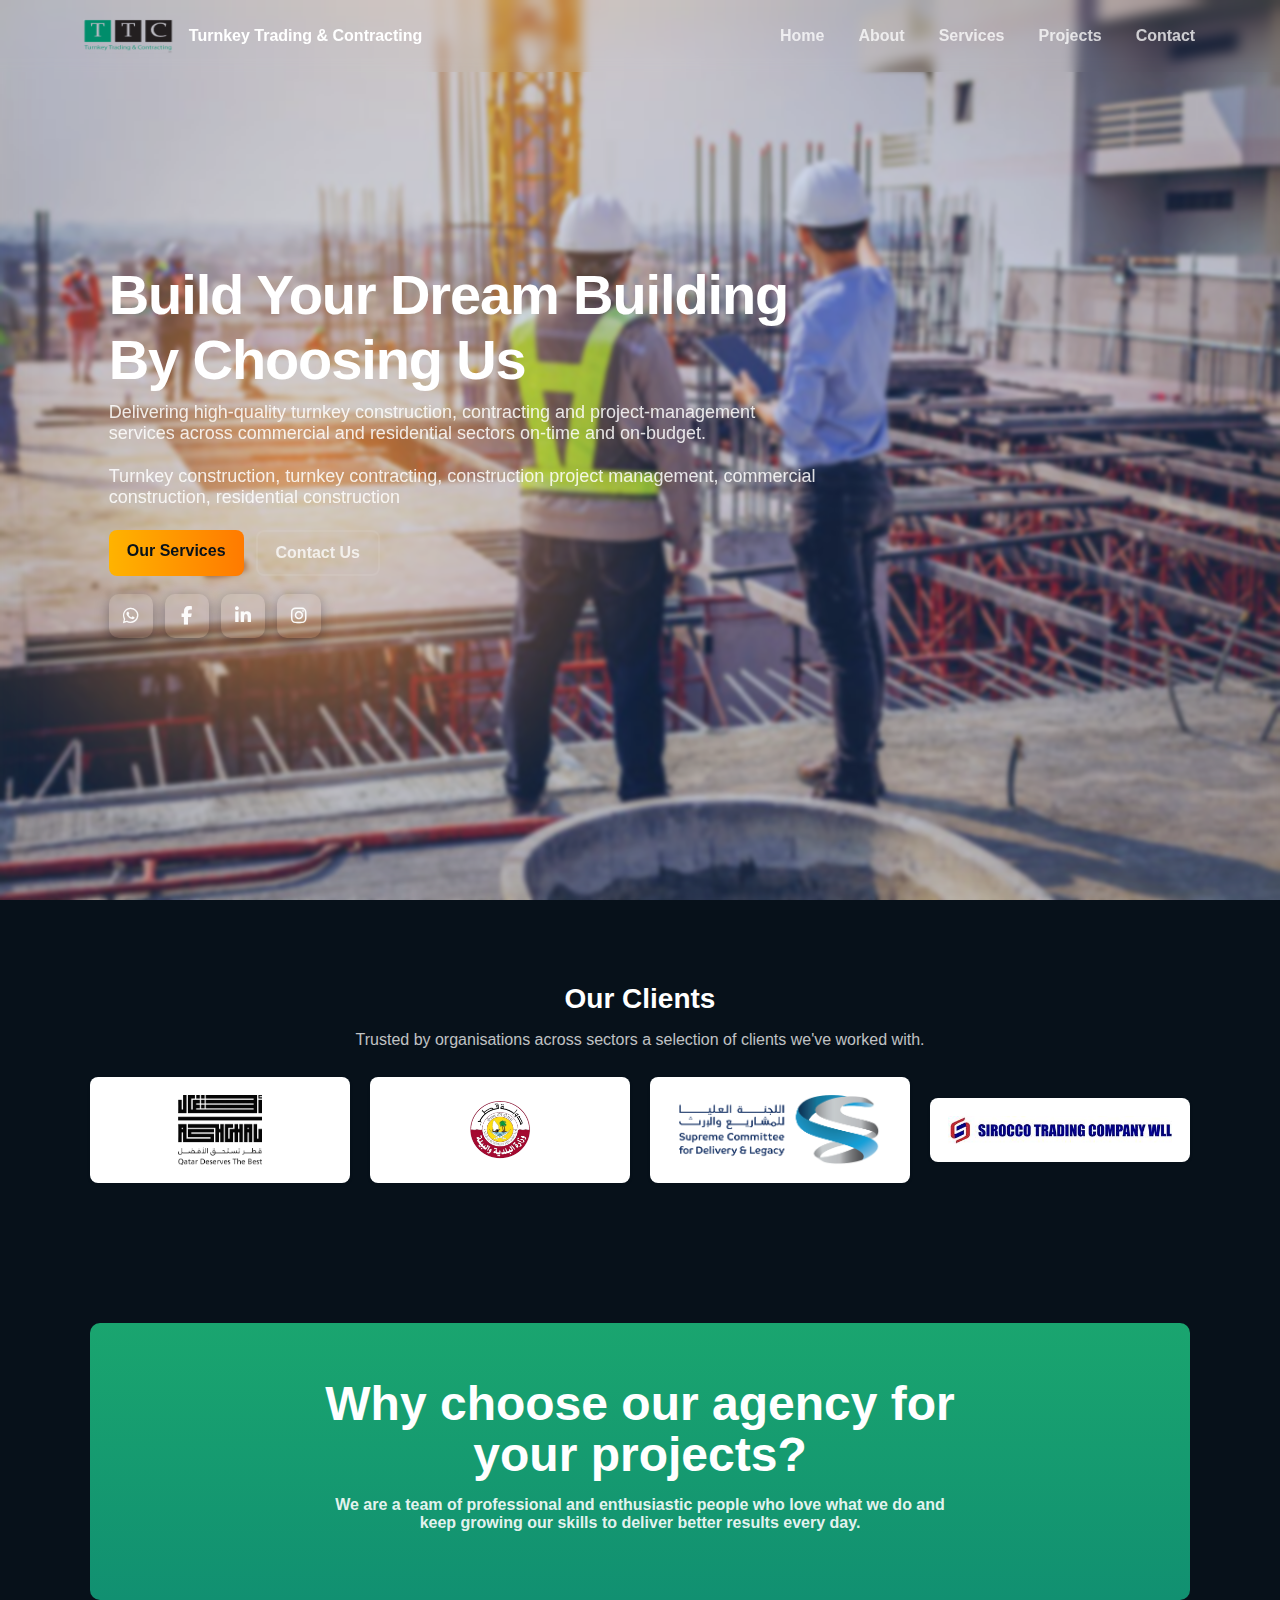
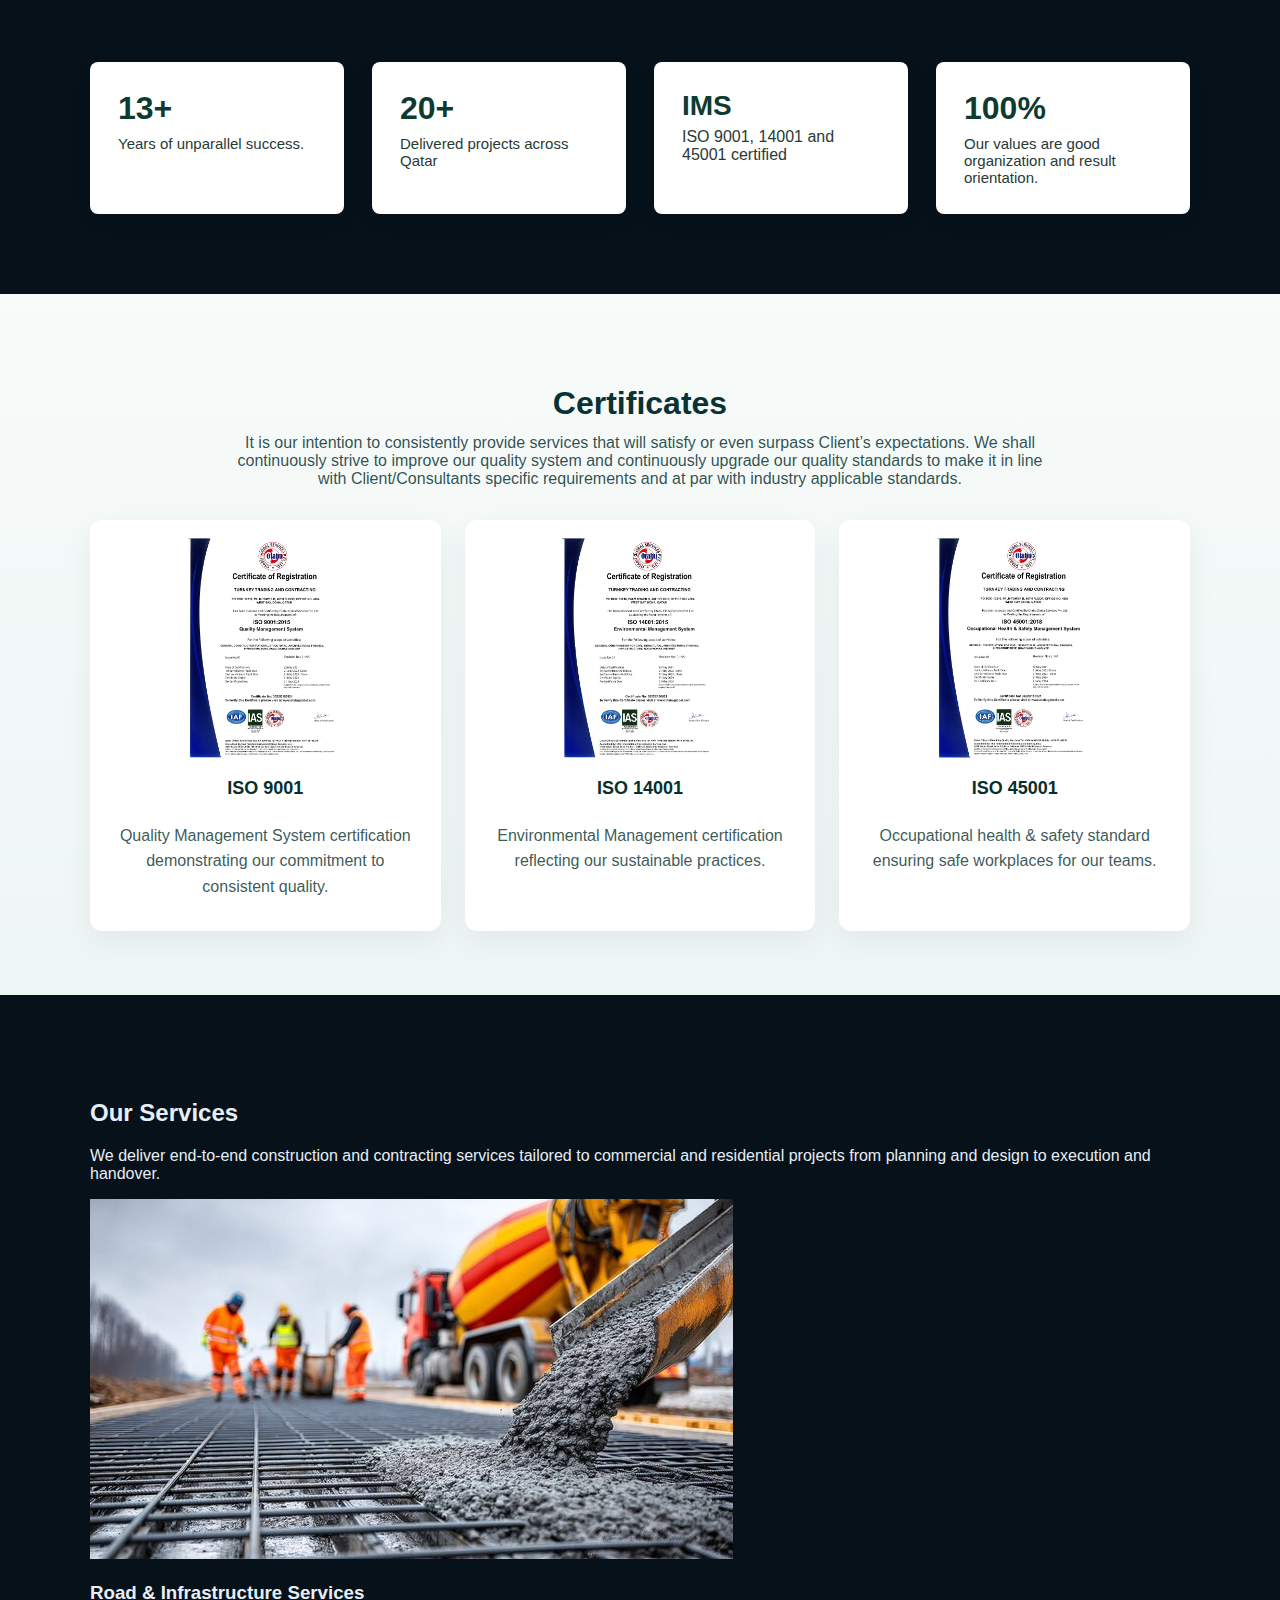
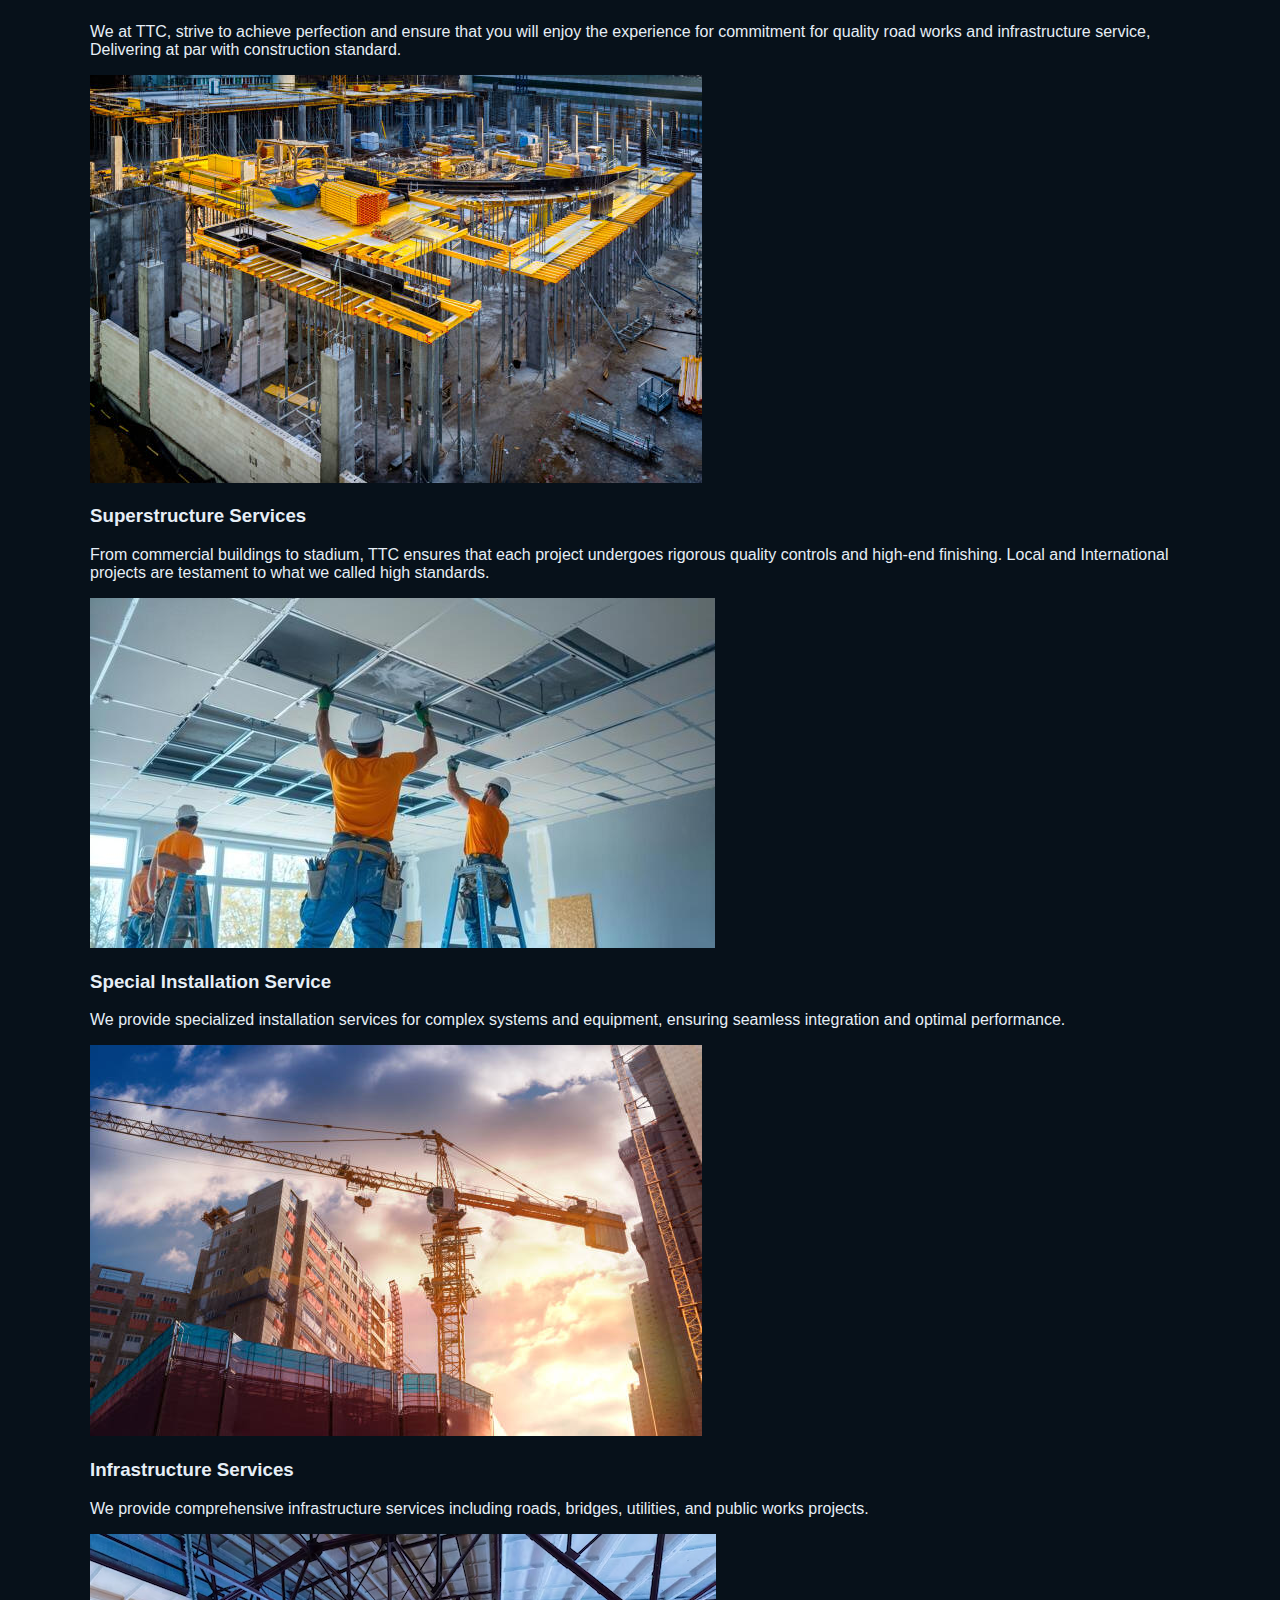
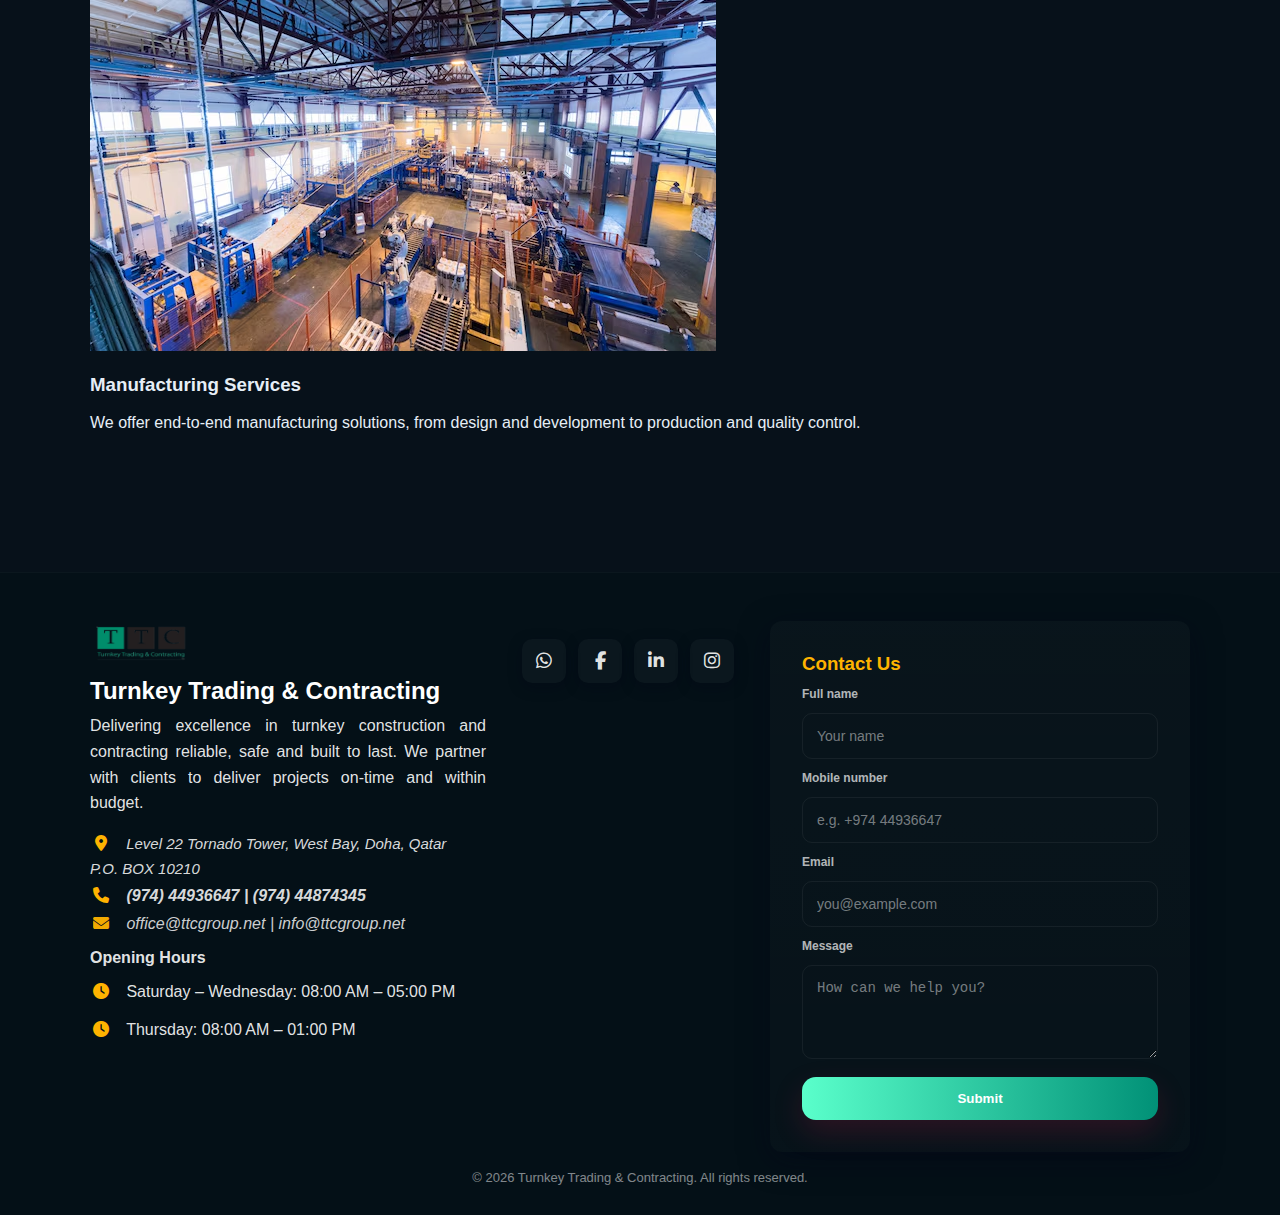
<file: index.html>
<!doctype html>
<html lang="en">
<head>
	<meta charset="utf-8" />
    <meta name="viewport" content="width=device-width, initial-scale=1, maximum-scale=1, user-scalable=no">
	<title>Turnkey Trading & Contracting — Turnkey Construction & Contracting Solutions</title>
	<link rel="icon" type="image/png" href="images/TTClogo.png">
	<meta name="description" content="Turnkey Trading & Contracting delivers turnkey construction, contracting and project management solutions. High-quality, on-time, on-budget services for commercial and residential projects.">
	<meta name="keywords" content="turnkey construction, contracting services, project management, construction contractor, on-time, on-budget">
	<link rel="canonical" href="/">
	<link rel="stylesheet" href="styles.css">
	<!-- Font Awesome for social icons -->
	<link rel="stylesheet" href="https://cdnjs.cloudflare.com/ajax/libs/font-awesome/6.4.0/css/all.min.css">
	<script type="application/ld+json">
	{
	  "@context": "https://schema.org",
	  "@type": "Organization",
	  "name": "Turnkey Trading & Contracting",
	  "url": "./",
	  "logo": "images/TTClogo.png"
	}
	</script>
</head>
<body>
	<header class="site-header">
		<nav class="navbar" role="navigation" aria-label="Main navigation">
			<div class="brand">
				<img class="logo" src="images/TTClogo.png" alt="TTC logo" width="100" height="44">
				<div class="brand-text">
					<div class="company-name">Turnkey Trading &amp; Contracting</div>
				</div>
			</div>
				<ul class="nav-links">
					<li><a href="#home">Home</a></li>
					<li><a href="./components/about.html">About</a></li>
					<li><a href="#services">Services</a></li>
					<li><a href="#projects">Projects</a></li>
					<li><a href="#footer-contact">Contact</a></li>
				</ul>
		</nav>
	</header>

	<main>
		<section id="home" class="hero">
			<div class="slideshow" aria-hidden="true">
				<div class="slide" style="background-image: url('images/back1.jpg')"></div>
				<div class="slide" style="background-image: url('images/back2.avif')"></div>
				<div class="slide" style="background-image: url('images/back3.jfif')"></div>
				<div class="slide" style="background-image: url('images/back4.jpg')"></div>
				<div class="slide" style="background-image: url('images/back5.jpg')"></div>
			</div>

			<div class="yellow-blur"></div>

			<div class="hero-content">
				<h1 class="hero-title">Build Your <span class="highlight">Dream Building By Choosing Us</span></h1>
				<p class="hero-sub">Delivering high-quality turnkey construction, contracting and project-management services across commercial and residential sectors on-time and on-budget.</p>
				<p class="hero-sub">Turnkey construction, turnkey contracting, construction project management, commercial construction, residential construction</p>
				<div class="hero-cta">
					<a class="btn primary" href="#services">Our Services</a>
					<a class="btn outline" href="#footer-contact">Contact Us</a>
				</div>
				<div class="socials" aria-label="Social links">
					<a class="social-link whatsapp" href="https://wa.me/" target="_blank" rel="noopener" aria-label="WhatsApp"><i class="fab fa-whatsapp" aria-hidden="true"></i></a>
					<a class="social-link facebook" href="https://www.facebook.com/" target="_blank" rel="noopener" aria-label="Facebook"><i class="fab fa-facebook-f" aria-hidden="true"></i></a>
					<a class="social-link linkedin" href="https://www.linkedin.com/" target="_blank" rel="noopener" aria-label="LinkedIn"><i class="fab fa-linkedin-in" aria-hidden="true"></i></a>
					<a class="social-link instagram" href="https://www.instagram.com/ttcconstruction?igsh=MXNrZThkMHJmZTJqNA==" target="_blank" rel="noopener" aria-label="Instagram"><i class="fab fa-instagram" aria-hidden="true"></i></a>
				</div>
			</div>
		</section>

		<!-- Clients -->
		<section class="clients">
			<div class="container">
				<h2 class="section-title">Our Clients</h2>
				<p class="section-sub">Trusted by organisations across sectors a selection of clients we've worked with.</p>

				<div class="clients-grid">
					<div class="client-card"><img src="images/ashgal.png" alt="Ashgal"/></div>
					<div class="client-card"><img src="images/state of qatar.png" alt="State of Qatar"/></div>
					<div class="client-card"><img src="images/supreme commitee.png" alt="Supreme Committee"/></div>
					<div class="client-card"><img src="images/sirocco trading.png" alt="Sirocco Trading"/></div>
				</div>
			</div>
		</section>

		<section class="vision section" aria-label="Changing vision">
			<div class="container vision-grid">
				<div class="vision-left">
					<div class="vision-inner">
						<h2 class="vision-title">Why choose our agency for your projects?</h2>
						<p class="vision-sub">We are a team of professional and enthusiastic people who love what we do and keep growing our skills to deliver better results every day.</p>
					</div>
				</div>
				<div class="vision-right">
					<div class="stats-row">
						<div class="stat">
							<div class="stat-num">13+</div>
							<div class="stat-label">Years of unparallel success.</div>
						</div>
						<div class="stat">
							<div class="stat-num">20+</div>
							<div class="stat-label">Delivered projects across Qatar</div>
						</div>
						<div class="stat">
							<div class="stat-heading">IMS</div>
							<div class="stat-text">ISO 9001, 14001 and 45001 certified</div>
						</div>
						<div class="stat">
							<div class="stat-num">100%</div>
							<div class="stat-label">Our values are good organization and result orientation.</div>
						</div>
					</div>
				</div>
			</div>
		</section>
		</section>

		<section class="certificates section" aria-label="Certificates">
			<div class="container">
				<div class="cert-head text-center">
					<h2>Certificates</h2>
					<p class="cert-desc">It is our intention to consistently provide services that will satisfy or even surpass Client’s expectations. We shall continuously strive to improve our quality system and continuously upgrade our quality standards to make it in line with Client/Consultants specific requirements and at par with industry applicable standards.</p>
				</div>
				<div class="cert-grid">
					<div class="cert-card">
						<img src="images/certificate1.png" alt="ISO 9001 Certificate" loading="lazy">
						<h4 class="cert-title">ISO 9001</h4>
						<p class="cert-text">Quality Management System certification demonstrating our commitment to consistent quality.</p>
					</div>
					<div class="cert-card">
						<img src="images/certificate2.png" alt="ISO 14001 Certificate" loading="lazy">
						<h4 class="cert-title">ISO 14001</h4>
						<p class="cert-text">Environmental Management certification reflecting our sustainable practices.</p>
					</div>
					<div class="cert-card">
						<img src="images/certificate3.png" alt="ISO 45001 Certificate" loading="lazy">
						<h4 class="cert-title">ISO 45001</h4>
						<p class="cert-text">Occupational health & safety standard ensuring safe workplaces for our teams.</p>
					</div>
				</div>
			</div>
		</section>

		<section id="services" class="services section" aria-label="Our Services">
 			<div class="container">
 				<div class="services-head text-center">
 					<h2>Our Services</h2>
 					<p class="services-desc">We deliver end-to-end construction and contracting services tailored to commercial and residential projects from planning and design to execution and handover.</p>
 				</div>
				<div class="services-grid" role="list">
					<article class="service-card" role="listitem">
						<img src="images/road.jpg" alt="Road & Infrastructure Works" loading="lazy">
						<h3 class="service-title">Road &amp; Infrastructure Services</h3>
						<p class="service-text">We at TTC, strive to achieve perfection and ensure that you will enjoy the experience for commitment for quality road works and infrastructure service, Delivering at par with construction standard.</p>
					</article>
					<article class="service-card" role="listitem">
						<img src="images/superstructure.jpg" alt="Super Structure" loading="lazy">
						<h3 class="service-title">Superstructure Services</h3>
						<p class="service-text">From commercial buildings to stadium, TTC ensures that each project undergoes rigorous quality controls and high-end finishing. Local and International projects are testament to what we called high standards.</p>
					</article>
					<article class="service-card" role="listitem">
						<img src="images/specialinstallation.jpeg" alt="Special Installation" loading="lazy">
						<h3 class="service-title">Special Installation Service</h3>
						<p class="service-text">We provide specialized installation services for complex systems and equipment, ensuring seamless integration and optimal performance.</p>
					</article>
					<article class="service-card" role="listitem">
						<img src="images/infrastructure.jpg" alt="Infrastructure" loading="lazy">
						<h3 class="service-title">Infrastructure Services</h3>
						<p class="service-text">We provide comprehensive infrastructure services including roads, bridges, utilities, and public works projects.</p>
					</article>
					<article class="service-card" role="listitem">
						<img src="images/manufacturing.avif" alt="Manufacturing" loading="lazy">
						<h3 class="service-title">Manufacturing Services</h3>
						<p class="service-text">We offer end-to-end manufacturing solutions, from design and development to production and quality control.</p>
					</article>
				</div>
			</div>
		</section>

					
	<footer class="site-footer">
		<div class="footer-inner container">
			<div class="footer-info">
				<img class="logo" src="images/TTClogo.png" alt="TTC logo" width="100" height="44">
				<div class="info-text">
					<h3>Turnkey Trading &amp; Contracting</h3>
					<p class="attraction" style="text-align: justify;">Delivering excellence in turnkey construction and contracting reliable, safe and built to last. We partner with clients to deliver projects on-time and within budget.</p>
					<address>
							<p class="location"><i class="fas fa-map-marker-alt" aria-hidden="true"></i> Level 22 Tornado Tower, West Bay, Doha, Qatar<br>P.O. BOX 10210</p>
							<p class="phones"><i class="fas fa-phone" aria-hidden="true"></i> (974) 44936647 | (974) 44874345</p>
							<p class="emails"><i class="fas fa-envelope" aria-hidden="true"></i> office@ttcgroup.net | info@ttcgroup.net</p>
					</address>
					<div class="hours">
						<strong>Opening Hours</strong>
                        <p class="time"><i class="fas fa-clock" aria-hidden="true"></i> Saturday – Wednesday: 08:00 AM – 05:00 PM</p>
                        <p class="time"><i class="fas fa-clock" aria-hidden="true"></i> Thursday: 08:00 AM – 01:00 PM</p>
					</div>
				</div>
			</div>
			<div class="footer-socials">
				<a class="social-link whatsapp" href="https://wa.me/" target="_blank" rel="noopener" aria-label="WhatsApp"><i class="fab fa-whatsapp"></i></a>
				<a class="social-link facebook" href="https://www.facebook.com/" target="_blank" rel="noopener" aria-label="Facebook"><i class="fab fa-facebook-f"></i></a>
				<a class="social-link linkedin" href="https://www.linkedin.com/" target="_blank" rel="noopener" aria-label="LinkedIn"><i class="fab fa-linkedin-in"></i></a>
				<a class="social-link instagram" href="https://www.instagram.com/ttcconstruction?igsh=MXNrZThkMHJmZTJqNA==" target="_blank" rel="noopener" aria-label="Instagram"><i class="fab fa-instagram"></i></a>
			</div>

			<div class="footer-form" id="footer-contact">
				<h3>Contact Us</h3>
				<form action="#" method="post" novalidate>
					<label for="fullName">Full name</label>
					<input id="fullName" name="fullName" type="text" placeholder="Your name" required>

					<label for="phone">Mobile number</label>
					<input id="phone" name="phone" type="tel" placeholder="e.g. +974 44936647" required>

					<label for="email">Email</label>
					<input id="email" name="email" type="email" placeholder="you@example.com" required>

					<label for="message">Message</label>
					<textarea id="message" name="message" rows="4" placeholder="How can we help you?" required></textarea>

					<button type="submit" class="btn footer-submit">Submit</button>
				</form>
			</div>
		</div>
		<div class="footer-bottom">&copy; <span id="year"></span> Turnkey Trading &amp; Contracting. All rights reserved.</div>
	</footer>

	<script src="script.js" defer></script>
</body>
</html>
</file>
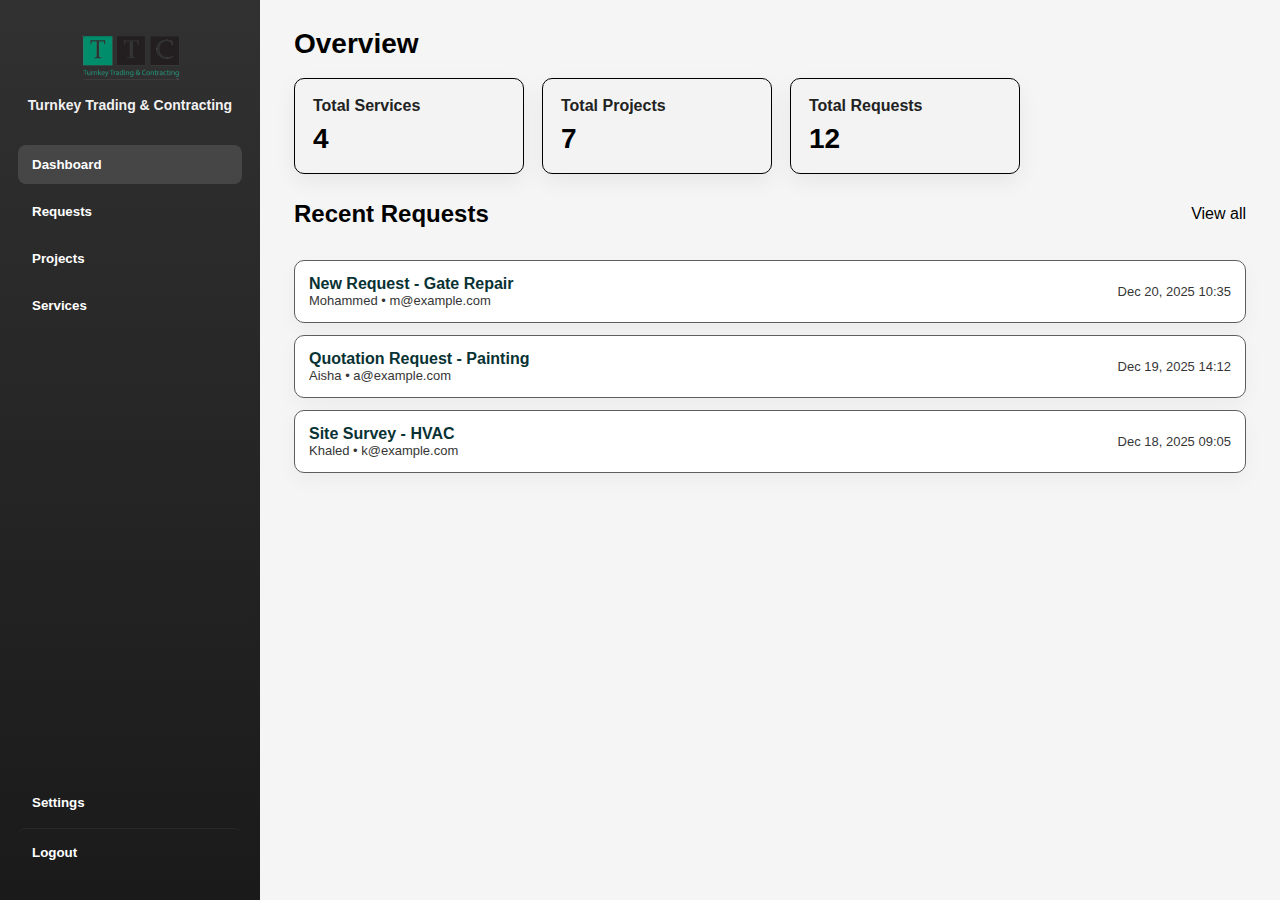
<file: admin/dashboard.html>
<!doctype html>
<html lang="en">
<head>
	<meta charset="utf-8">
	<meta name="viewport" content="width=device-width,initial-scale=1">
	<title>TTC - Admin Dashboard</title>
	<link rel="stylesheet" href="../styles.css">
	<style>
		/* quick page-level reset for admin layout */
		.admin-shell{display:flex;min-height:100vh}

		/* Admin dashboard styles (kept local to this page) */
		.sidebar{width:260px;background:linear-gradient(180deg,#313131,#1a1a1a);color:#fff;padding:28px 18px;display:flex;flex-direction:column;justify-content:flex-start}
		.sidebar .sidebar-brand{display:flex;flex-direction:column;align-items:center;gap:4px;text-align:center}
		.logo-circle img{max-width:110px;max-height:110px;display:block}
		.logo-fallback{position:absolute;inset:0;display:flex;align-items:center;justify-content:center;font-weight:800;letter-spacing:0.6px}
		.brand-name{font-weight:800;font-size:14px;margin-top:6px;color:rgba(255,255,255,0.95)}
		.sidebar-nav{display:flex;flex-direction:column;margin-top:32px;gap:8px;align-items:stretch;width:100%}
		.sb-btn{background:transparent;border:none;color:inherit;padding:12px 14px;border-radius:8px;text-align:left;font-weight:700;cursor:pointer;transition:background .18s,transform .12s;width:100%}
		.sb-btn:hover{background:rgba(255, 255, 255, 0.06);transform:translateX(4px)}
		.sb-btn.active{background:rgba(255,255,255,0.12)}
		.sidebar-bottom{margin-top:auto}
		.sb-btn.logout{margin-top:6px;background:transparent;border-top:1px solid rgba(255,255,255,0.06);padding-top:16px}

		.admin-main{flex:1;padding:28px 34px;background-color:whitesmoke; }
		.admin-header h1{margin:0 0 18px 0;font-size:28px;color:#000000}

		.overview-cards{display:flex;gap:18px;margin-bottom:22px; }
		.overview-panel .overview-cards{margin:0;display:flex;gap:18px;}
		.overview-panel .card.small{background:#f2f2f26c; border: 1px solid #000000;}
		.overview-panel .card-label{color:#222}
		.overview-panel .card-number{color:#000}
		.card.small{background:#fff;border-radius:10px;padding:18px;box-shadow:0 8px 22px rgba(4,20,20,0.06);flex:0 0 230px}
		.card-label{color:#5b6b67;font-weight:700;margin-bottom:8px}
		.card-number{font-size:28px;font-weight:900;color:#0b5b49}

		.recent-requests{color:#000000;background:transparent;padding:6px 0}
		.section-head .view-all{color:#000000;text-decoration:none}
		.section-head{display:flex;align-items:center;justify-content:space-between;margin-bottom:12px}
		.requests-list{list-style:none;padding:0;margin:0;display:flex;flex-direction:column;gap:12px;}
		.request-item{background:#fff;padding:14px;border-radius:10px;box-shadow:0 8px 20px rgba(4,20,20,0.04);display:flex;align-items:center;justify-content:space-between;border: 0.7px solid #5e5e5e;}
		.request-item .req-title{font-weight:800;color:#083233}
		.request-item .req-meta{color:#363636;font-size:13px}
		.request-item .req-time{color:#363636;font-size:13px}

		@media (max-width:900px){
			.sidebar{display:none}
			.admin-shell{padding-left:12px;padding-right:12px}
			.overview-cards{flex-direction:column}
		}
	</style>
</head>
<body>
	<div class="admin-shell">
		<aside class="sidebar">
			<div class="sidebar-top">
				<div class="sidebar-brand">
					<div class="logo-circle">
						<!-- Replace src with your TTC logo file -->
						<img src="../images/TTClogo.png" alt="TTC logo" onerror="this.style.display='none'">
					</div>
					<div class="brand-name">Turnkey Trading &amp; Contracting</div>
				</div>
			</div>

			<nav class="sidebar-nav">
				<button class="sb-btn active" onclick="location.href='dashboard.html'">Dashboard</button>
				<button class="sb-btn" onclick="location.href='requests.html'">Requests</button>
				<button class="sb-btn" onclick="location.href='projects.html'">Projects</button>
				<button class="sb-btn" onclick="location.href='services.html'">Services</button>
			</nav>

			<div class="sidebar-bottom">
				<button class="sb-btn" data-target="settings">Settings</button>
				<button class="sb-btn logout" data-target="logout">Logout</button>
			</div>
		</aside>

		<main class="admin-main">
			<header class="admin-header">
				<h1>Overview</h1>
			</header>

			<section class="overview-panel">
				<div class="overview-cards">
				<div class="card small">
					<div class="card-label">Total Services</div>
					<div class="card-number" id="total-services">0</div>
				</div>
				<div class="card small">
					<div class="card-label">Total Projects</div>
					<div class="card-number" id="total-projects">0</div>
				</div>
				<div class="card small">
					<div class="card-label">Total Requests</div>
					<div class="card-number" id="total-requests">0</div>
				</div>
				</div>
			</section>

			<section class="recent-requests">
				<div class="section-head"><h2>Recent Requests</h2><a href="#" class="view-all">View all</a></div>
				<ul id="recent-requests-list" class="requests-list">
					<!-- populated by JS -->
				</ul>
			</section>

		</main>
	</div>

	<script src="../script.js"></script>
	<script src="dashboard.js"></script>
	<script>
		// sample data; replace with real fetched data
		const sampleDashboardData = {
			services: 4,
			projects: 7,
			requests: 12,
			recent: [
				{title: 'New Request - Gate Repair', client: 'Mohammed', email: 'm@example.com', time: 'Dec 20, 2025 10:35'},
				{title: 'Quotation Request - Painting', client: 'Aisha', email: 'a@example.com', time: 'Dec 19, 2025 14:12'},
				{title: 'Site Survey - HVAC', client: 'Khaled', email: 'k@example.com', time: 'Dec 18, 2025 09:05'}
			]
		};

		// use provided helper if available, otherwise do a simple populate
		if(window.populateDashboard){
			window.populateDashboard(sampleDashboardData);
		} else {
			document.getElementById('total-services').textContent = sampleDashboardData.services;
			document.getElementById('total-projects').textContent = sampleDashboardData.projects;
			document.getElementById('total-requests').textContent = sampleDashboardData.requests;
			const list = document.getElementById('recent-requests-list');
			sampleDashboardData.recent.forEach(r=>{
				const li = document.createElement('li');
				li.className = 'request-item';
				li.innerHTML = `<div class="req-title">${r.title}</div><div class="req-meta">${r.client} • ${r.email}</div><div class="req-time">${r.time}</div>`;
				list.appendChild(li);
			});
		}

		// add simple sidebar button behaviour (just active state)
		document.querySelectorAll('.sb-btn').forEach(btn=>{
			btn.addEventListener('click', e=>{
				document.querySelectorAll('.sb-btn').forEach(b=>b.classList.remove('active'));
				btn.classList.add('active');
			});
		});
	</script>
</body>
</html>
</file>
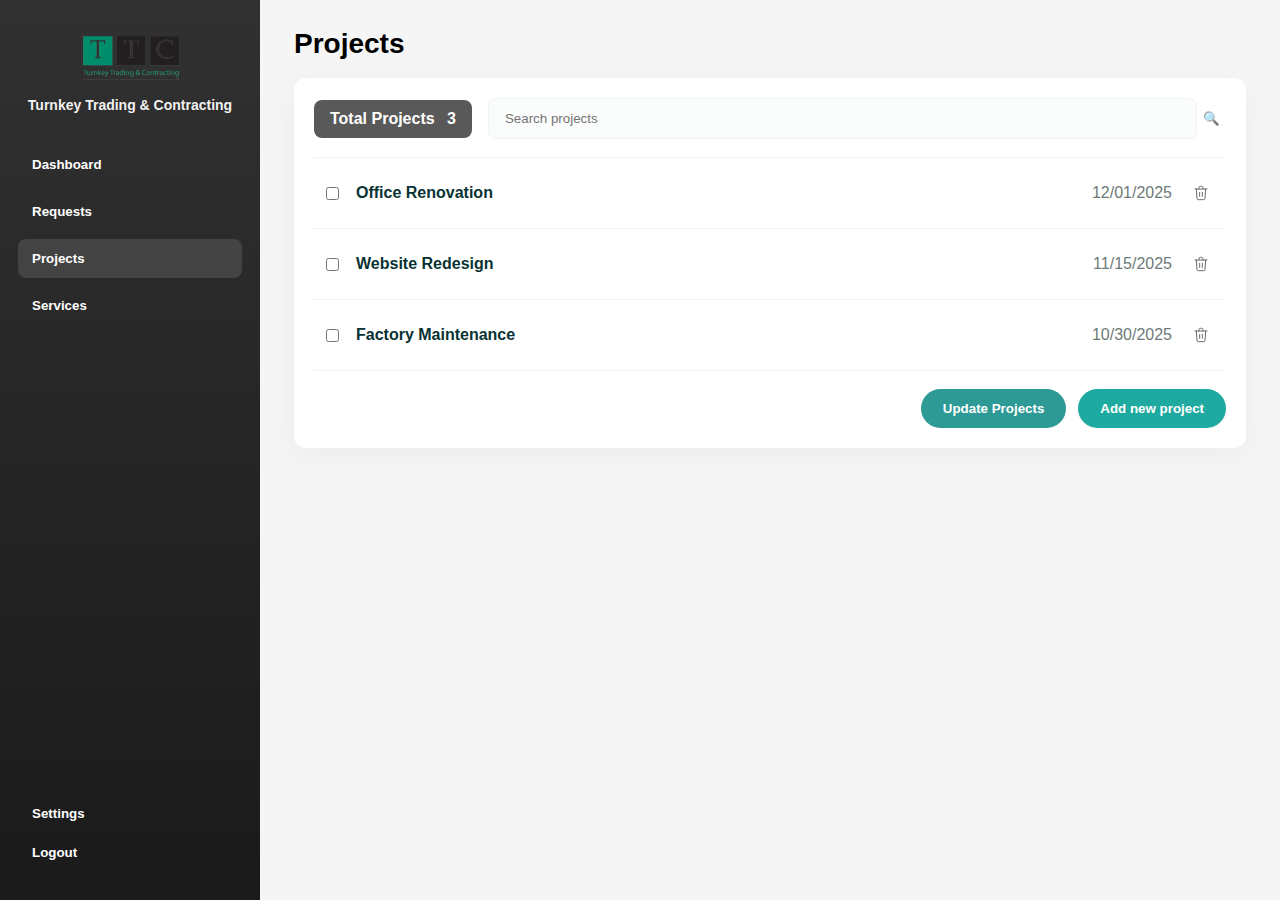
<file: admin/projects.html>
<!doctype html>
<html lang="en">
<head>
	<meta charset="utf-8">
	<meta name="viewport" content="width=device-width,initial-scale=1">
	<title>TTC - Admin Projects</title>
	<link rel="stylesheet" href="../styles.css">
	<style>
		/* admin layout copied from dashboard for consistency */
		.admin-shell{display:flex;min-height:100vh}
		.sidebar{width:260px;background:linear-gradient(180deg,#313131,#1a1a1a);color:#fff;padding:28px 18px;display:flex;flex-direction:column;justify-content:flex-start}
		.sidebar .sidebar-brand{display:flex;flex-direction:column;align-items:center;gap:4px;text-align:center}
		.logo-circle img{max-width:110px;max-height:110px;display:block}
		.brand-name{font-weight:800;font-size:14px;margin-top:6px;color:rgba(255,255,255,0.95)}
		.sidebar-nav{display:flex;flex-direction:column;margin-top:32px;gap:8px;align-items:stretch;width:100%}
		.sb-btn{background:transparent;border:none;color:inherit;padding:12px 14px;border-radius:8px;text-align:left;font-weight:700;cursor:pointer;transition:background .18s,transform .12s;width:100%}
		.sb-btn:hover{background:rgba(255, 255, 255, 0.06);transform:translateX(4px)}
		.sb-btn.active{background:rgba(255,255,255,0.12)}
		.sidebar-bottom{margin-top:auto}

		.admin-main{flex:1;padding:28px 34px;background-color:whitesmoke}
		.admin-header h1{margin:0 0 18px 0;font-size:28px;color:#000000}

		/* projects card */
		.card{background:#fff;border-radius:12px;padding:20px;box-shadow:0 8px 30px rgba(4,20,20,0.04)}
		.panel-top{display:flex;gap:16px;align-items:center;margin-bottom:18px}
		.count{background:#595959;padding:10px 16px;border-radius:8px;font-weight:700}
		.search{flex:1;display:flex}
		.search input{flex:1;padding:12px 16px;border-radius:8px;border:1px solid #eef3f3;background:#fbfcfc}
		.projects-list{margin-top:12px;border-top:1px solid #f0f3f3}
		.project-item{display:flex;align-items:center;justify-content:space-between;padding:18px 8px;border-bottom:1px solid #f2f2f2}
		.project-left{display:flex;align-items:center;gap:14px}
		.project-title{font-weight:800;color:#083233}
		.project-meta{color:#6d7a78}
		.actions{display:flex;gap:12px;align-items:center}
		.trash-btn{background:transparent;border:none;cursor:pointer;color:#333;padding:6px;border-radius:6px;display:inline-flex;align-items:center;justify-content:center;width:34px;height:34px;transition:background .12s}
		.trash-btn svg{stroke:#6b6b6b}
		.trash-btn:hover{background:rgba(31,170,161,0.06)}
		.trash-btn:hover svg{stroke:var(--accent)}
		.btn{background:#1faaa1;color:#fff;padding:12px 22px;border-radius:28px;border:none;cursor:pointer}
		.btn.secondary{background:#2d9a95}
		.icon-btn{background:transparent;border:none;cursor:pointer;color:#222}

		@media (max-width:900px){.sidebar{display:none}.admin-shell{padding-left:12px;padding-right:12px}}
	</style>
</head>
<body>
	<div class="admin-shell">
		<aside class="sidebar">
			<div class="sidebar-top">
				<div class="sidebar-brand">
					<div class="logo-circle">
						<img src="../images/TTClogo.png" alt="TTC logo" onerror="this.style.display='none'">
					</div>
					<div class="brand-name">Turnkey Trading &amp; Contracting</div>
				</div>
			</div>

			<nav class="sidebar-nav">
				<button class="sb-btn" onclick="location.href='dashboard.html'">Dashboard</button>
				<button class="sb-btn" onclick="location.href='requests.html'">Requests</button>
				<button class="sb-btn active" onclick="location.href='projects.html'">Projects</button>
				<button class="sb-btn" onclick="location.href='services.html'">Services</button>
			</nav>

			<div class="sidebar-bottom">
				<button class="sb-btn">Settings</button>
				<button class="sb-btn logout">Logout</button>
			</div>
		</aside>

		<main class="admin-main">
			<header class="admin-header">
				<h1>Projects</h1>
			</header>

			<section class="card" id="projectsCard">
				<div class="panel-top">
					<div class="count">Total Projects <span id="totalCount" style="margin-left:8px">0</span></div>
					<div class="search">
						<input id="searchInput" placeholder="Search projects" />
						<button id="searchBtn" class="icon-btn" title="Search">🔍</button>
					</div>
				</div>

				<div class="projects-list" id="projectsList">
					<!-- projects rendered here -->
				</div>

				<div style="display:flex;justify-content:flex-end;margin-top:18px;gap:12px">
					<button id="updateBtn" class="btn secondary">Update Projects</button>
					<button id="addBtn" class="btn">Add new project</button>
				</div>
			</section>
		</main>
	</div>

	<script src="../script.js"></script>
	<script>
		// localStorage-based CRUD for projects
		const STORAGE_KEY = 'ttc_projects_v1'
		const defaultProjects = [
			{id:1,title:'Office Renovation',date:'12/01/2025'},
			{id:2,title:'Website Redesign',date:'11/15/2025'},
			{id:3,title:'Factory Maintenance',date:'10/30/2025'}
		]

		function loadProjects(){
			const raw = localStorage.getItem(STORAGE_KEY)
			if(!raw){ localStorage.setItem(STORAGE_KEY, JSON.stringify(defaultProjects)); return defaultProjects }
			try{ return JSON.parse(raw) }catch(e){ return defaultProjects }
		}
		function saveProjects(list){ localStorage.setItem(STORAGE_KEY, JSON.stringify(list)) }

		let projects = loadProjects()

		const projectsListEl = document.getElementById('projectsList')
		const totalCountEl = document.getElementById('totalCount')
		const searchInput = document.getElementById('searchInput')

		function render(filter){
			projectsListEl.innerHTML = ''
			const items = (filter? projects.filter(p=>p.title.toLowerCase().includes(filter.toLowerCase())) : projects)
			totalCountEl.textContent = items.length
			items.forEach(p=>{
				const row = document.createElement('div')
				row.className = 'project-item'
				row.innerHTML = `
					<div class="project-left">
						<input type="checkbox" data-id="${p.id}" />
						<div>
							<div class="project-title" data-id="${p.id}" style="cursor:pointer">${p.title}</div>
						</div>
					</div>
					<div class="actions">
						<div class="project-meta">${p.date}</div>
						<button class="trash-btn" title="Delete" data-id="${p.id}">
						  <svg width="16" height="16" viewBox="0 0 24 24" fill="none" xmlns="http://www.w3.org/2000/svg" aria-hidden="true">
						    <path d="M3 6h18" stroke-linecap="round" stroke-linejoin="round" stroke-width="1.5" stroke="#6b6b6b"/>
						    <path d="M19 6l-1 14a2 2 0 0 1-2 2H8a2 2 0 0 1-2-2L5 6" stroke-linecap="round" stroke-linejoin="round" stroke-width="1.5" stroke="#6b6b6b"/>
						    <path d="M10 11v6" stroke-linecap="round" stroke-linejoin="round" stroke-width="1.5" stroke="#6b6b6b"/>
						    <path d="M14 11v6" stroke-linecap="round" stroke-linejoin="round" stroke-width="1.5" stroke="#6b6b6b"/>
						    <path d="M9 6V4a2 2 0 0 1 2-2h2a2 2 0 0 1 2 2v2" stroke-linecap="round" stroke-linejoin="round" stroke-width="1.5" stroke="#6b6b6b"/>
						  </svg>
						</button>
					</div>
				`
				projectsListEl.appendChild(row)
			})

			projectsListEl.querySelectorAll('.trash-btn[data-id]').forEach(btn=>{
				btn.onclick = ()=>{ const id = Number(btn.getAttribute('data-id')); deleteProject(id) }
			})
			projectsListEl.querySelectorAll('.project-title').forEach(t=>{
				t.onclick = ()=>{ const id = Number(t.getAttribute('data-id')); editProject(id) }
			})
		}

		function addProject(){
			const title = prompt('Project title')
			if(!title) return
			const id = Date.now()
			const date = new Date().toLocaleDateString()
			projects.unshift({id,title,date})
			saveProjects(projects)
			render(searchInput.value)
		}

		function deleteProject(id){
			if(!confirm('Delete this project?')) return
			projects = projects.filter(p=>p.id!==id)
			saveProjects(projects)
			render(searchInput.value)
		}

		function editProject(id){
			const pr = projects.find(p=>p.id===id)
			if(!pr) return
			const title = prompt('Update project title', pr.title)
			if(title===null) return
			pr.title = title
			pr.date = new Date().toLocaleDateString()
			saveProjects(projects)
			render(searchInput.value)
		}

		document.getElementById('addBtn').addEventListener('click', addProject)
		document.getElementById('updateBtn').addEventListener('click', ()=>{ saveProjects(projects); alert('Projects updated') })
		document.getElementById('searchBtn').addEventListener('click', ()=> render(searchInput.value))
		searchInput.addEventListener('input', e=> render(e.target.value))

		// initial render
		render()
	</script>
</body>
</html>
</file>
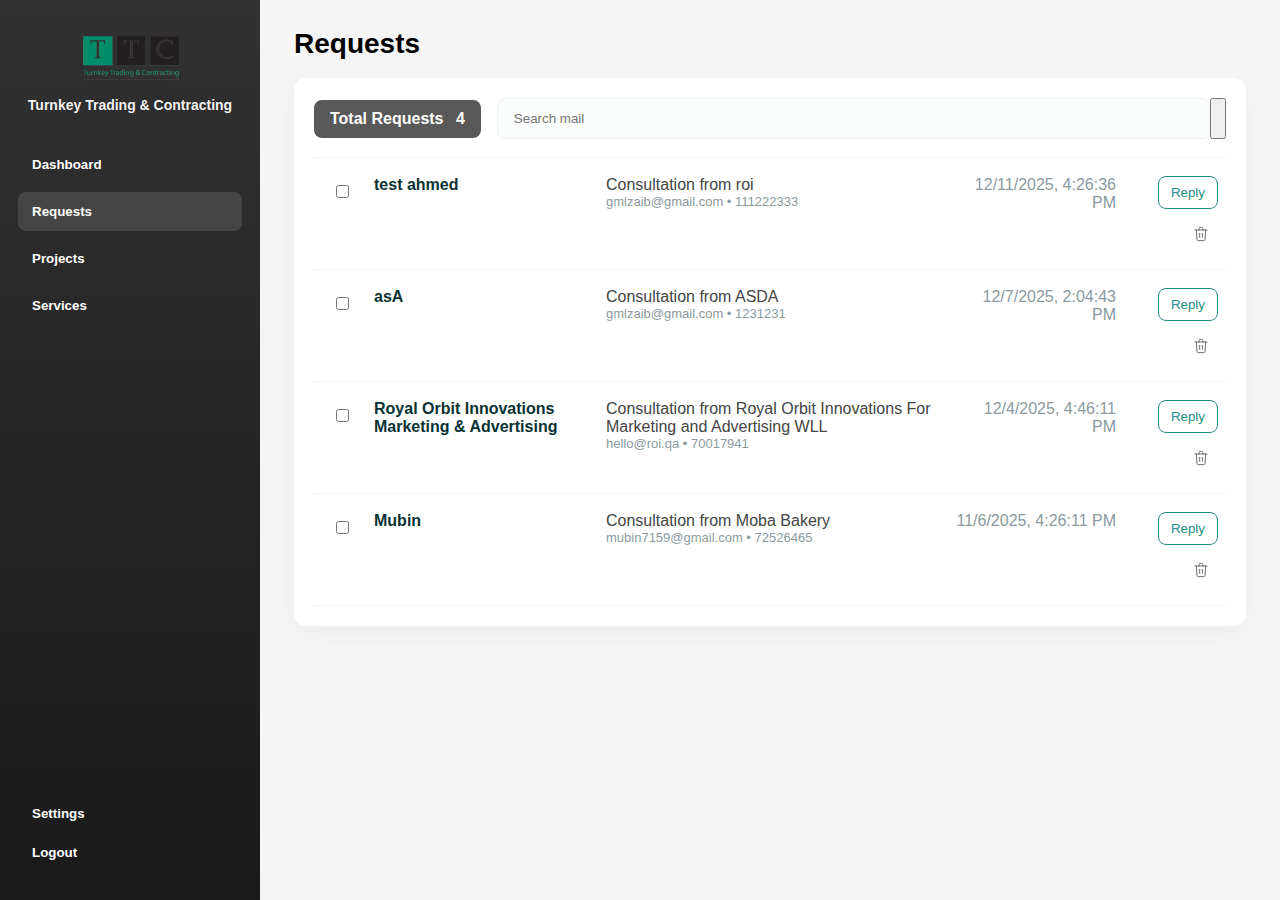
<file: admin/requests.html>
<!doctype html>
<html lang="en">
<head>
	<meta charset="utf-8">
	<meta name="viewport" content="width=device-width,initial-scale=1">
	<title>TTC - Admin Requests</title>
	<link rel="stylesheet" href="../styles.css">
	<style>
		/* admin layout copied from dashboard for consistency */
		.admin-shell{display:flex;min-height:100vh}
		.sidebar{width:260px;background:linear-gradient(180deg,#313131,#1a1a1a);color:#fff;padding:28px 18px;display:flex;flex-direction:column;justify-content:flex-start}
		.sidebar .sidebar-brand{display:flex;flex-direction:column;align-items:center;gap:4px;text-align:center}
		.logo-circle img{max-width:110px;max-height:110px;display:block}
		.brand-name{font-weight:800;font-size:14px;margin-top:6px;color:rgba(255,255,255,0.95)}
		.sidebar-nav{display:flex;flex-direction:column;margin-top:32px;gap:8px;align-items:stretch;width:100%}
		.sb-btn{background:transparent;border:none;color:inherit;padding:12px 14px;border-radius:8px;text-align:left;font-weight:700;cursor:pointer;transition:background .18s,transform .12s;width:100%}
		.sb-btn:hover{background:rgba(255, 255, 255, 0.06);transform:translateX(4px)}
		.sb-btn.active{background:rgba(255,255,255,0.12)}
		.sidebar-bottom{margin-top:auto}

		.admin-main{flex:1;padding:28px 34px;background-color:whitesmoke}
		.admin-header h1{margin:0 0 18px 0;font-size:28px;color:#000000}

		/* requests list styling */
		.card{background:#fff;border-radius:12px;padding:20px;box-shadow:0 8px 30px rgba(4,20,20,0.04)}
		.panel-top{display:flex;gap:16px;align-items:center;margin-bottom:18px}
		.count{background:#595959;padding:10px 16px;border-radius:8px;font-weight:700}
		.search{flex:1;display:flex}
		.search input{flex:1;padding:12px 16px;border-radius:8px;border:1px solid #eef3f3;background:#fbfcfc}
		.requests-list{margin-top:12px;border-top:1px solid #f0f3f3}
		.request-item{display:flex;align-items:flex-start;gap:12px;padding:18px 8px;border-bottom:1px solid #f2f2f2}
		.request-left{width:40px;display:flex;align-items:flex-start;justify-content:center;padding-top:6px}
		.request-main{flex:1;display:flex;gap:12px;align-items:flex-start}
		.req-sender{font-weight:800;color:#083233;white-space:normal;overflow-wrap:break-word;word-break:break-word}
		.req-subject{color:#444}
		.req-meta{color:#8b9aa0;font-size:13px}
		.req-date{width:160px;color:#8b9aa0;text-align:right}
		.reply-btn{border:1px solid #1f8f86;background:white;color:#1f8f86;padding:8px 12px;border-radius:8px;cursor:pointer}
		.trash-btn{background:transparent;border:none;cursor:pointer;color:#333;padding:6px;border-radius:6px;display:inline-flex;align-items:center;justify-content:center;width:34px;height:34px;transition:background .12s}
		.trash-btn svg{stroke:#6b6b6b}
		.trash-btn:hover{background:rgba(31,170,161,0.06)}
		.trash-btn:hover svg{stroke:var(--accent)}

		@media (max-width:900px){.sidebar{display:none}.admin-shell{padding-left:12px;padding-right:12px}}
	</style>
</head>
<body>
	<div class="admin-shell">
		<aside class="sidebar">
			<div class="sidebar-top">
				<div class="sidebar-brand">
					<div class="logo-circle">
						<img src="../images/TTClogo.png" alt="TTC logo" onerror="this.style.display='none'">
					</div>
					<div class="brand-name">Turnkey Trading &amp; Contracting</div>
				</div>
			</div>

			<nav class="sidebar-nav">
				<button class="sb-btn" onclick="location.href='dashboard.html'">Dashboard</button>
				<button class="sb-btn active" onclick="location.href='requests.html'">Requests</button>
				<button class="sb-btn" onclick="location.href='projects.html'">Projects</button>
				<button class="sb-btn" onclick="location.href='services.html'">Services</button>
			</nav>

			<div class="sidebar-bottom">
				<button class="sb-btn">Settings</button>
				<button class="sb-btn logout">Logout</button>
			</div>
		</aside>

		<main class="admin-main">
			<header class="admin-header">
				<h1>Requests</h1>
			</header>

			<section class="card" id="requestsCard">
				<div class="panel-top">
					<div class="count">Total Requests <span id="totalCount" style="margin-left:8px">0</span></div>
					<div class="search">
						<input id="searchInput" placeholder="Search mail" />
						<button id="searchBtn" class="icon-btn" title="Search"></button>
					</div>
				</div>

				<div class="requests-list" id="requestsList">
					<!-- requests populated here -->
				</div>

			</section>
		</main>
	</div>

	<script src="../script.js"></script>
	<script>
		// localStorage-based requests list with delete and reply (mailto)
		const STORAGE_KEY = 'ttc_requests_v1'
		const defaultRequests = [
			{id:1,name:'test ahmed',subject:'Consultation from roi',email:'gmlzaib@gmail.com',phone:'111222333',date:'12/11/2025, 4:26:36 PM'},
			{id:2,name:'asA',subject:'Consultation from ASDA',email:'gmlzaib@gmail.com',phone:'1231231',date:'12/7/2025, 2:04:43 PM'},
			{id:3,name:'Royal Orbit Innovations Marketing & Advertising',subject:'Consultation from Royal Orbit Innovations For Marketing and Advertising WLL',email:'hello@roi.qa',phone:'70017941',date:'12/4/2025, 4:46:11 PM'},
			{id:4,name:'Mubin',subject:'Consultation from Moba Bakery',email:'mubin7159@gmail.com',phone:'72526465',date:'11/6/2025, 4:26:11 PM'}
		]

		function loadRequests(){
			const raw = localStorage.getItem(STORAGE_KEY)
			if(!raw){ localStorage.setItem(STORAGE_KEY, JSON.stringify(defaultRequests)); return defaultRequests }
			try{ return JSON.parse(raw) }catch(e){ return defaultRequests }
		}
		function saveRequests(list){ localStorage.setItem(STORAGE_KEY, JSON.stringify(list)) }

		let requests = loadRequests()

		const requestsListEl = document.getElementById('requestsList')
		const totalCountEl = document.getElementById('totalCount')
		const searchInput = document.getElementById('searchInput')

		function render(filter){
			requestsListEl.innerHTML = ''
			const items = (filter? requests.filter(r=>{
				const q = filter.toLowerCase()
				return r.name.toLowerCase().includes(q) || r.subject.toLowerCase().includes(q) || r.email.toLowerCase().includes(q)
			}) : requests)
			totalCountEl.textContent = items.length

			items.forEach(r=>{
				const row = document.createElement('div')
				row.className = 'request-item'
				row.innerHTML = `
					<div class="request-left"><input type="checkbox" data-id="${r.id}" /></div>
					<div class="request-main">
						<div style="flex:0 0 220px;max-width:220px">
							<div class="req-sender">${r.name}</div>
						</div>
						<div style="flex:1">
							<div class="req-subject">${r.subject}</div>
							<div class="req-meta">${r.email} • ${r.phone}</div>
						</div>
						<div class="req-date">${r.date}</div>
						<div style="width:90px;display:flex;flex-direction:column;gap:8px;align-items:flex-end">
														<button class="reply-btn" data-email="${r.email}">Reply</button>
														<button class="trash-btn" title="Delete" data-id="${r.id}">
															<svg width="16" height="16" viewBox="0 0 24 24" fill="none" xmlns="http://www.w3.org/2000/svg" aria-hidden="true">
																<path d="M3 6h18" stroke-linecap="round" stroke-linejoin="round" stroke-width="1.5" stroke="#6b6b6b"/>
																<path d="M19 6l-1 14a2 2 0 0 1-2 2H8a2 2 0 0 1-2-2L5 6" stroke-linecap="round" stroke-linejoin="round" stroke-width="1.5" stroke="#6b6b6b"/>
																<path d="M10 11v6" stroke-linecap="round" stroke-linejoin="round" stroke-width="1.5" stroke="#6b6b6b"/>
																<path d="M14 11v6" stroke-linecap="round" stroke-linejoin="round" stroke-width="1.5" stroke="#6b6b6b"/>
																<path d="M9 6V4a2 2 0 0 1 2-2h2a2 2 0 0 1 2 2v2" stroke-linecap="round" stroke-linejoin="round" stroke-width="1.5" stroke="#6b6b6b"/>
															</svg>
														</button>
						</div>
					</div>
				`
				requestsListEl.appendChild(row)
			})

			// attach handlers
			requestsListEl.querySelectorAll('.trash-btn[data-id]').forEach(btn=>{
				btn.onclick = ()=>{ const id = Number(btn.getAttribute('data-id')); deleteRequest(id) }
			})
			requestsListEl.querySelectorAll('.reply-btn[data-email]').forEach(btn=>{
				btn.onclick = ()=>{ const email = btn.getAttribute('data-email'); replyTo(email) }
			})
		}

		function deleteRequest(id){
			if(!confirm('Delete this request?')) return
			requests = requests.filter(r=>r.id!==id)
			saveRequests(requests)
			render(searchInput.value)
		}

		function replyTo(email){
			// open default mail client
			window.location.href = `mailto:${email}`
		}

		document.getElementById('searchBtn').addEventListener('click', ()=> render(searchInput.value))
		searchInput.addEventListener('input', e=> render(e.target.value))

		// initial render
		render()
	</script>
</body>
</html>
</file>
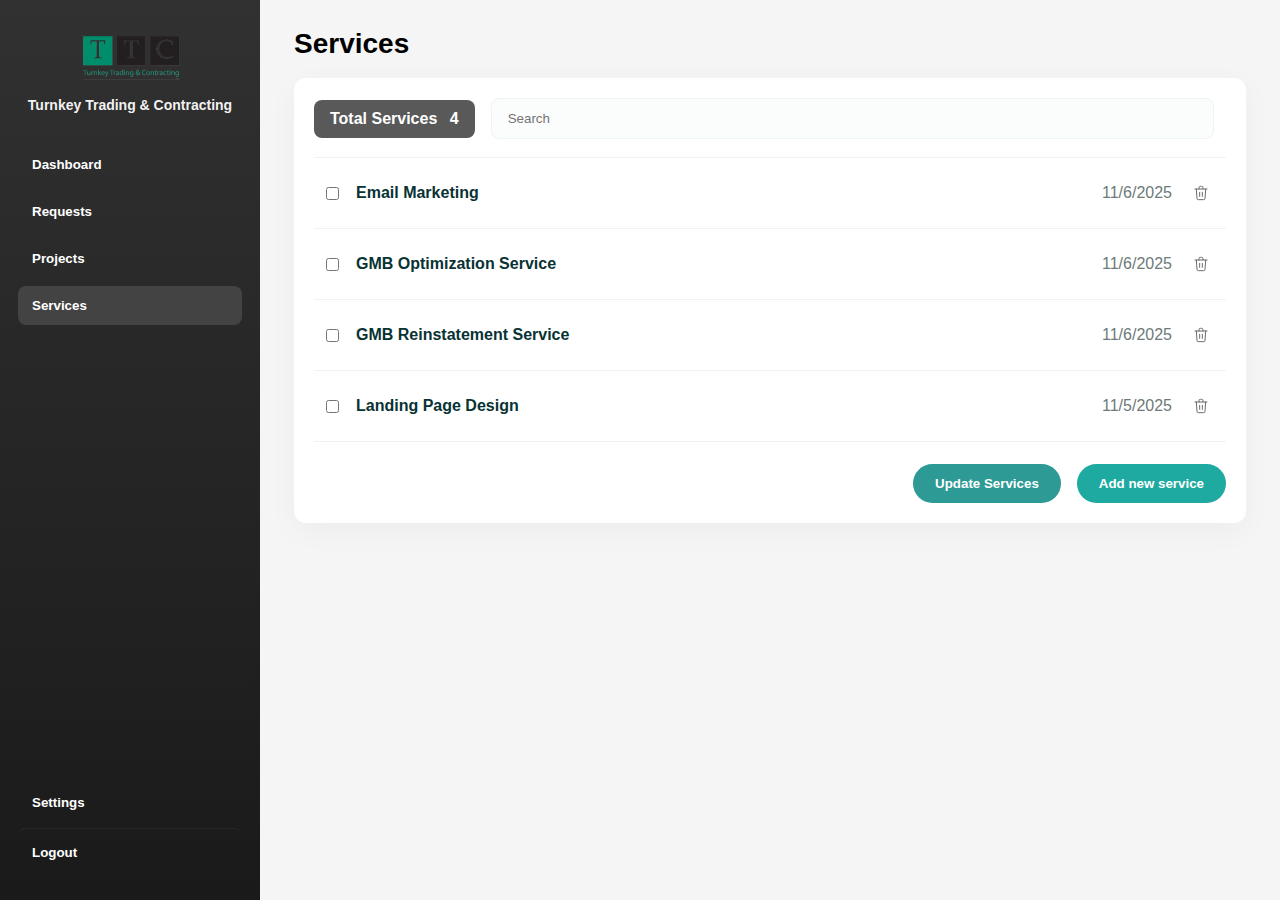
<file: admin/services.html>
<!doctype html>
<html lang="en">
<head>
	<meta charset="utf-8">
	<meta name="viewport" content="width=device-width,initial-scale=1">
	<title>TTC - Admin Services</title>
	<link rel="stylesheet" href="../styles.css">
	<style>
		/* copy of admin dashboard layout styles (sidebar + main) */
		.admin-shell{display:flex;min-height:100vh}
		.sidebar{width:260px;background:linear-gradient(180deg,#313131,#1a1a1a);color:#fff;padding:28px 18px;display:flex;flex-direction:column;justify-content:flex-start}
		.sidebar .sidebar-brand{display:flex;flex-direction:column;align-items:center;gap:4px;text-align:center}
		.logo-circle img{max-width:110px;max-height:110px;display:block}
		.logo-fallback{position:absolute;inset:0;display:flex;align-items:center;justify-content:center;font-weight:800;letter-spacing:0.6px}
		.brand-name{font-weight:800;font-size:14px;margin-top:6px;color:rgba(255,255,255,0.95)}
		.sidebar-nav{display:flex;flex-direction:column;margin-top:32px;gap:8px;align-items:stretch;width:100%}
		.sb-btn{background:transparent;border:none;color:inherit;padding:12px 14px;border-radius:8px;text-align:left;font-weight:700;cursor:pointer;transition:background .18s,transform .12s;width:100%}
		.sb-btn:hover{background:rgba(255, 255, 255, 0.06);transform:translateX(4px)}
		.sb-btn.active{background:rgba(255,255,255,0.12)}
		.sidebar-bottom{margin-top:auto}
		.sb-btn.logout{margin-top:6px;background:transparent;border-top:1px solid rgba(255,255,255,0.06);padding-top:16px}

		.admin-main{flex:1;padding:28px 34px;background-color:whitesmoke}
		.admin-header h1{margin:0 0 18px 0;font-size:28px;color:#000000}

		/* services card (adapted to admin look) */
		.card{background:#fff;border-radius:12px;padding:20px;box-shadow:0 8px 30px rgba(4,20,20,0.04)}
		.panel-top{display:flex;gap:16px;align-items:center;margin-bottom:18px}
		.count{background:#595959;padding:10px 16px;border-radius:8px;font-weight:700}
		.search{flex:1;display:flex}
		.search input{flex:1;padding:12px 16px;border-radius:8px;border:1px solid #eef3f3;background:#fbfcfc}
		.services-list{margin-top:12px;border-top:1px solid #f0f3f3}
		.service-item{display:flex;align-items:center;justify-content:space-between;padding:18px 8px;border-bottom:1px solid #f2f2f2}
		.service-left{display:flex;align-items:center;gap:14px}
		.service-title{font-weight:800;color:#083233}
		.service-meta{color:#6d7a78}
		.actions{display:flex;gap:12px;align-items:center}
		.trash-btn{background:transparent;border:none;cursor:pointer;color:#333;padding:6px;border-radius:6px;display:inline-flex;align-items:center;justify-content:center;width:34px;height:34px;transition:background .12s}
		.trash-btn svg{stroke:#6b6b6b}
		.trash-btn:hover{background:rgba(31,170,161,0.06)}
		.trash-btn:hover svg{stroke:var(--accent)}
		.btn{background:#1faaa1;color:#fff;padding:12px 22px;border-radius:28px;border:none;cursor:pointer}
		.btn.secondary{background:#2d9a95}
		.icon-btn{background:transparent;border:none;cursor:pointer;color:#222}
		.right-actions{display:flex;gap:16px;align-items:center;margin-top:22px;justify-content:flex-end}

		@media (max-width:900px){
			.sidebar{display:none}
			.admin-shell{padding-left:12px;padding-right:12px}
		}
	</style>
</head>
<body>
	<div class="admin-shell">
		<aside class="sidebar">
			<div class="sidebar-top">
				<div class="sidebar-brand">
					<div class="logo-circle">
						<img src="../images/TTClogo.png" alt="TTC logo" onerror="this.style.display='none'">
					</div>
					<div class="brand-name">Turnkey Trading &amp; Contracting</div>
				</div>
			</div>

			<nav class="sidebar-nav">
				<button class="sb-btn" onclick="location.href='dashboard.html'">Dashboard</button>
				<button class="sb-btn" onclick="location.href='requests.html'">Requests</button>
				<button class="sb-btn" onclick="location.href='projects.html'">Projects</button>
				<button class="sb-btn active" onclick="location.href='services.html'">Services</button>
			</nav>

			<div class="sidebar-bottom">
				<button class="sb-btn">Settings</button>
				<button class="sb-btn logout">Logout</button>
			</div>
		</aside>

		<main class="admin-main">
			<header class="admin-header">
				<h1>Services</h1>
			</header>

			<section class="card" id="servicesCard">
				<div class="panel-top">
					<div class="count">Total Services <span id="totalCount" style="margin-left:8px">0</span></div>
					<div class="search">
						<input id="searchInput" placeholder="Search" />
						<button id="searchBtn" class="icon-btn" title="Search"></button>
					</div>
				</div>

				<div class="services-list" id="servicesList">
					<!-- Services rendered here -->
				</div>

				<div class="right-actions">
					<button id="updateBtn" class="btn secondary">Update Services</button>
					<button id="addBtn" class="btn"> Add new service</button>
				</div>
			</section>
		</main>
	</div>

	<script src="../script.js"></script>
	<script>
		// Basic client-side storage and CRUD behavior (localStorage)
		const STORAGE_KEY = 'ttc_services_v1'
		const defaultServices = [
			{id:1,title:'Email Marketing',date:'11/6/2025'},
			{id:2,title:'GMB Optimization Service',date:'11/6/2025'},
			{id:3,title:'GMB Reinstatement Service',date:'11/6/2025'},
			{id:4,title:'Landing Page Design',date:'11/5/2025'}
		]

		function loadServices(){
			const raw = localStorage.getItem(STORAGE_KEY)
			if(!raw) { localStorage.setItem(STORAGE_KEY, JSON.stringify(defaultServices)); return defaultServices }
			try{ return JSON.parse(raw) }catch(e){ return defaultServices }
		}
		function saveServices(list){ localStorage.setItem(STORAGE_KEY, JSON.stringify(list)) }
		let services = loadServices()

		const servicesListEl = document.getElementById('servicesList')
		const totalCountEl = document.getElementById('totalCount')
		const searchInput = document.getElementById('searchInput')

		function render(filter){
			servicesListEl.innerHTML = ''
			const items = (filter? services.filter(s=>s.title.toLowerCase().includes(filter.toLowerCase())) : services)
			totalCountEl.textContent = items.length
			items.forEach(s=>{
				const row = document.createElement('div')
				row.className = 'service-item'
				row.innerHTML = `
					<div class="service-left">
						<input type="checkbox" data-id="${s.id}" />
						<div>
							<div class="service-title" data-id="${s.id}" style="cursor:pointer">${s.title}</div>
						</div>
					</div>
					<div class="actions">
						<div class="service-meta">${s.date}</div>
												<button class="trash-btn" title="Delete" data-id="${s.id}">
													<svg width="16" height="16" viewBox="0 0 24 24" fill="none" xmlns="http://www.w3.org/2000/svg" aria-hidden="true">
														<path d="M3 6h18" stroke-linecap="round" stroke-linejoin="round" stroke-width="1.5" stroke="#6b6b6b"/>
														<path d="M19 6l-1 14a2 2 0 0 1-2 2H8a2 2 0 0 1-2-2L5 6" stroke-linecap="round" stroke-linejoin="round" stroke-width="1.5" stroke="#6b6b6b"/>
														<path d="M10 11v6" stroke-linecap="round" stroke-linejoin="round" stroke-width="1.5" stroke="#6b6b6b"/>
														<path d="M14 11v6" stroke-linecap="round" stroke-linejoin="round" stroke-width="1.5" stroke="#6b6b6b"/>
														<path d="M9 6V4a2 2 0 0 1 2-2h2a2 2 0 0 1 2 2v2" stroke-linecap="round" stroke-linejoin="round" stroke-width="1.5" stroke="#6b6b6b"/>
													</svg>
												</button>
					</div>
				`
				servicesListEl.appendChild(row)
			})

			servicesListEl.querySelectorAll('.trash-btn[data-id]').forEach(btn=>{
				btn.onclick = ()=>{ const id = Number(btn.getAttribute('data-id')); deleteService(id) }
			})
			servicesListEl.querySelectorAll('.service-title').forEach(t=>{
				t.onclick = ()=>{ const id = Number(t.getAttribute('data-id')); editService(id) }
			})
		}

		function addService(){
			const title = prompt('Service title')
			if(!title) return
			const id = Date.now()
			const date = new Date().toLocaleDateString()
			services.unshift({id,title,date})
			saveServices(services)
			render(searchInput.value)
		}

		function deleteService(id){
			if(!confirm('Delete this service?')) return
			services = services.filter(s=>s.id!==id)
			saveServices(services)
			render(searchInput.value)
		}

		function editService(id){
			const svc = services.find(s=>s.id===id)
			if(!svc) return
			const title = prompt('Update service title', svc.title)
			if(title===null) return
			svc.title = title
			svc.date = new Date().toLocaleDateString()
			saveServices(services)
			render(searchInput.value)
		}

		document.getElementById('addBtn').addEventListener('click', addService)
		document.getElementById('updateBtn').addEventListener('click', ()=>{
			saveServices(services)
			alert('Services updated')
		})
		document.getElementById('searchBtn').addEventListener('click', ()=> render(searchInput.value))
		searchInput.addEventListener('input', e=> render(e.target.value))

		// initial render
		render()
	</script>
</body>
</html>
</file>
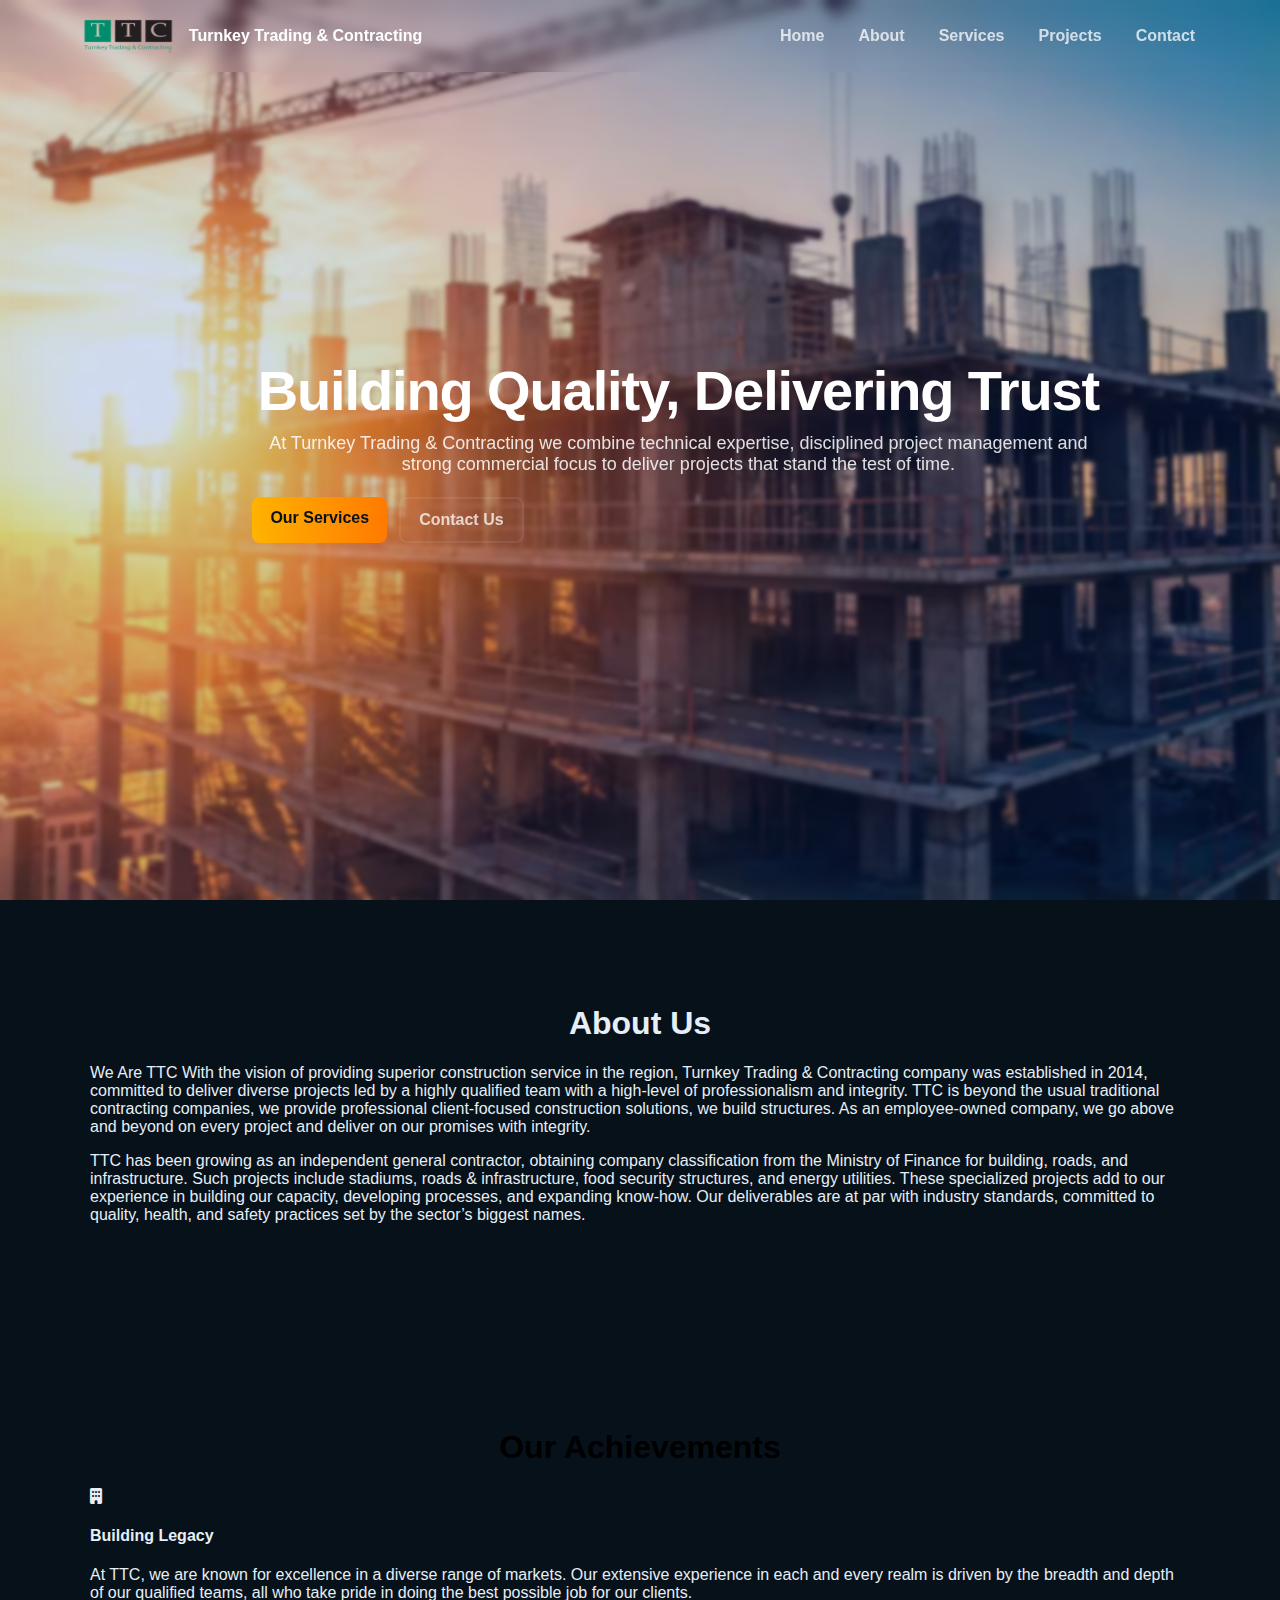
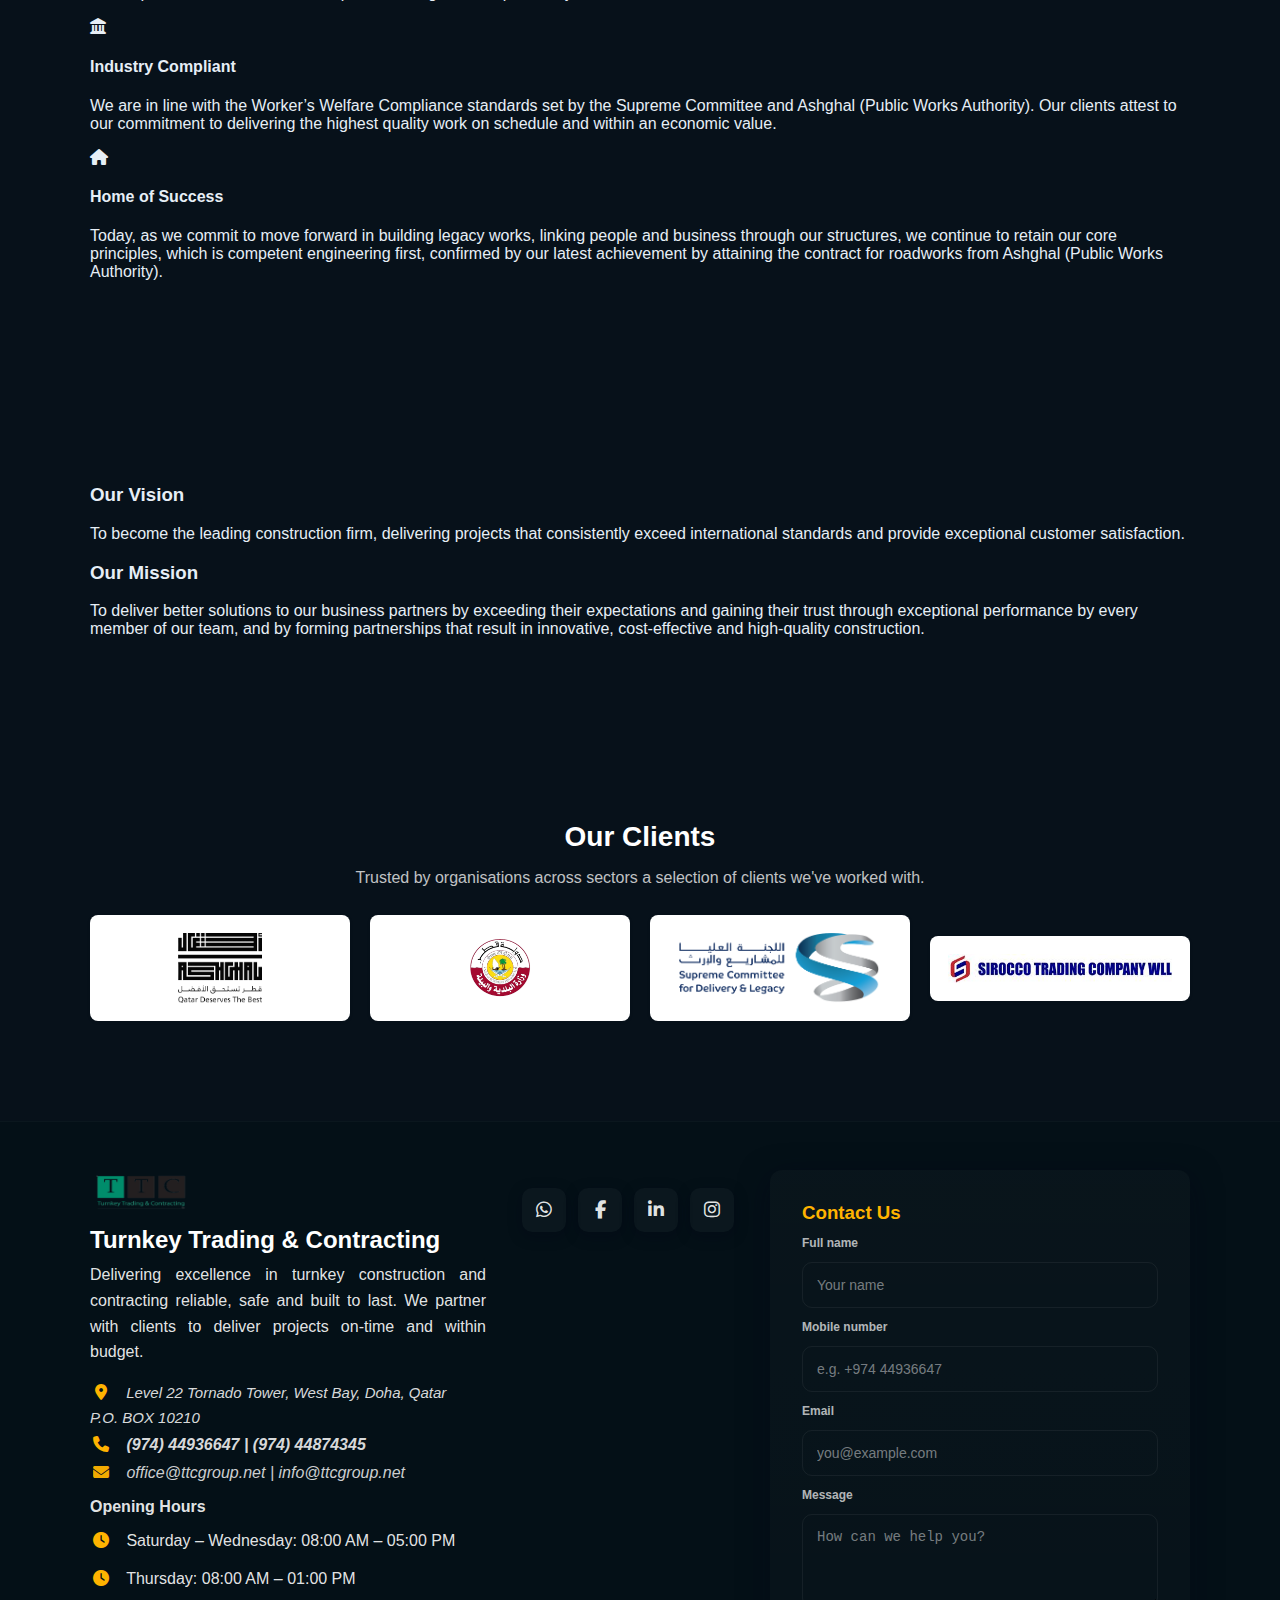
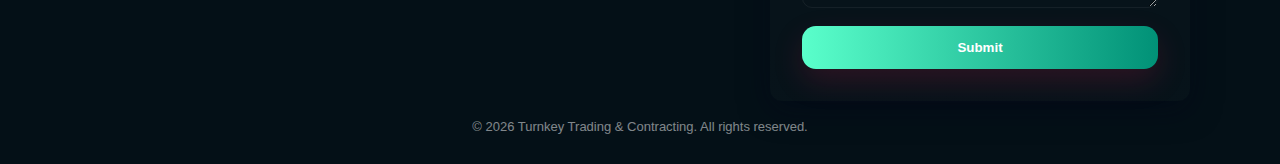
<file: components/about.html>
<!doctype html>
<html lang="en">
<head>
	<meta charset="utf-8" />
	<meta name="viewport" content="width=device-width, initial-scale=1">
	<title>About — Turnkey Trading & Contracting</title>
	<link rel="icon" type="image/png" href="../images/TTClogo.png">
	<link rel="stylesheet" href="../styles.css">
	<link rel="stylesheet" href="https://cdnjs.cloudflare.com/ajax/libs/font-awesome/6.4.0/css/all.min.css">
	<meta name="description" content="About Turnkey Trading & Contracting - experience, values and capabilities.">
</head>
<body>
	<header class="site-header">
		<nav class="navbar" role="navigation" aria-label="Main navigation">
			<div class="brand">
				<img class="logo" src="../images/TTClogo.png" alt="TTC logo" width="100" height="44">
				<div class="brand-text">
					<div class="company-name">Turnkey Trading &amp; Contracting</div>
				</div>
			</div>
			<ul class="nav-links">
				<li><a href="../index.html#home">Home</a></li>
				<li><a href="">About</a></li>
				<li><a href="../index.html#services">Services</a></li>
				<li><a href="../index.html#projects">Projects</a></li>
				<li><a href="#footer-contact">Contact</a></li>
			</ul>
		</nav>
	</header>

	<main>
		<!-- Single-image hero (no slideshow animation) -->
		<section class="hero" aria-label="About hero" style="min-height:60vh;">
			<div class="hero-bg" style="position:absolute;inset:0;background-image:url('../images/back2.avif');background-size:cover;background-position:center;z-index:0;"></div>
			<div class="yellow-blur"></div>
			<div class="hero-content" style="max-width:900px;margin:0 auto;text-align:center;padding:56px 24px;z-index:3">
				<h1 class="hero-title">Building Quality, Delivering Trust</h1>
				<p class="hero-sub">At Turnkey Trading &amp; Contracting we combine technical expertise, disciplined project management and strong commercial focus to deliver projects that stand the test of time.</p>
				<div class="hero-cta">
					<a class="btn primary" href="../index.html#services">Our Services</a>
					<a class="btn outline" href="#footer-contact">Contact Us</a>
				</div>
			</div>
		</section>

		<section class="section about-intro">
			<div class="container">
                <h1 style="text-align: center;">About Us</h1>
				<div class="about-columns" style="max-width:1100px;margin:0 auto;gap:28px;">
					<div class="about-col">
						<p>
							We Are TTC
							With the vision of providing superior construction service in the region, Turnkey Trading &amp; Contracting company was established in 2014, committed to deliver diverse projects led by a highly qualified team with a high-level of professionalism and integrity. TTC is beyond the usual traditional contracting companies, we provide professional client-focused construction solutions, we build structures. As an employee-owned company, we go above and beyond on every project and deliver on our promises with integrity.
						</p>
					</div>
					<div class="about-col">
						<p>
							TTC has been growing as an independent general contractor, obtaining company classification from the Ministry of Finance for building, roads, and infrastructure. Such projects include stadiums, roads &amp; infrastructure, food security structures, and energy utilities. These specialized projects add to our experience in building our capacity, developing processes, and expanding know-how. Our deliverables are at par with industry standards, committed to quality, health, and safety practices set by the sector’s biggest names.
						</p>
					</div>
				</div>

			</div>
		</section>

		<!-- Feature list similar to attachment -->
		<section class="section feature-section">
			<div class="container">
                <h1 style="text-align: center; color:black;">Our Achievements</h1>
					<div class="feature-list" style="max-width:1200px;margin:0 auto;">
					<div class="feature">
						<div class="feature-icon"><i class="fas fa-building"></i></div>
						<div class="feature-content">
							<h4>Building Legacy</h4>
							<p>At TTC, we are known for excellence in a diverse range of markets. Our extensive experience in each and every realm is driven by the breadth and depth of our qualified teams, all who take pride in doing the best possible job for our clients.</p>
						</div>
					</div>
					<div class="feature">
						<div class="feature-icon"><i class="fas fa-landmark"></i></div>
						<div class="feature-content">
							<h4>Industry Compliant</h4>
							<p>We are in line with the Worker’s Welfare Compliance standards set by the Supreme Committee and Ashghal (Public Works Authority). Our clients attest to our commitment to delivering the highest quality work on schedule and within an economic value.</p>
						</div>
					</div>
					<div class="feature">
						<div class="feature-icon"><i class="fas fa-home"></i></div>
						<div class="feature-content">
							<h4>Home of Success</h4>
							<p>Today, as we commit to move forward in building legacy works, linking people and business through our structures, we continue to retain our core principles, which is competent engineering first, confirmed by our latest achievement by attaining the contract for roadworks from Ashghal (Public Works Authority).</p>
						</div>
					</div>
				</div>
			</div>
		</section>

        <!-- Vision & Mission -->
		<section class="section vm-section">
			<div class="container">
				<div class="vm-grid">
					<div class="vm-card">
						<h3>Our Vision</h3>
						<p>To become the leading construction firm, delivering projects that consistently exceed international standards and provide exceptional customer satisfaction.</p>
					</div>
					<div class="vm-card">
						<h3>Our Mission</h3>
						<p>To deliver better solutions to our business partners by exceeding their expectations and gaining their trust through exceptional performance by every member of our team, and by forming partnerships that result in innovative, cost-effective and high-quality construction.</p>
					</div>
				</div>
			</div>
		</section>

		<!-- Clients (copied from index) -->
		<section class="clients">
			<div class="container">
				<h2 class="section-title">Our Clients</h2>
				<p class="section-sub">Trusted by organisations across sectors a selection of clients we've worked with.</p>

				<div class="clients-grid">
					<div class="client-card"><img src="../images/ashgal.png" alt="Ashgal"/></div>
					<div class="client-card"><img src="../images/state of qatar.png" alt="State of Qatar"/></div>
					<div class="client-card"><img src="../images/supreme commitee.png" alt="Supreme Committee"/></div>
					<div class="client-card"><img src="../images/sirocco trading.png" alt="Sirocco Trading"/></div>
				</div>
			</div>
		</section>

	</main>

	<footer class="site-footer">
		<div class="footer-inner container">
			<div class="footer-info">
				<img class="logo" src="../images/TTClogo.png" alt="TTC logo" width="100" height="44">
				<div class="info-text">
					<h3>Turnkey Trading &amp; Contracting</h3>
					<p class="attraction" style="text-align: justify;">Delivering excellence in turnkey construction and contracting reliable, safe and built to last. We partner with clients to deliver projects on-time and within budget.</p>
					<address>
							<p class="location"><i class="fas fa-map-marker-alt" aria-hidden="true"></i> Level 22 Tornado Tower, West Bay, Doha, Qatar<br>P.O. BOX 10210</p>
							<p class="phones"><i class="fas fa-phone" aria-hidden="true"></i> (974) 44936647 | (974) 44874345</p>
							<p class="emails"><i class="fas fa-envelope" aria-hidden="true"></i> office@ttcgroup.net | info@ttcgroup.net</p>
					</address>
					<div class="hours">
						<strong>Opening Hours</strong>
												<p class="time"><i class="fas fa-clock" aria-hidden="true"></i> Saturday – Wednesday: 08:00 AM – 05:00 PM</p>
												<p class="time"><i class="fas fa-clock" aria-hidden="true"></i> Thursday: 08:00 AM – 01:00 PM</p>
					</div>
				</div>
			</div>
			<div class="footer-socials">
				<a class="social-link whatsapp" href="https://wa.me/" target="_blank" rel="noopener" aria-label="WhatsApp"><i class="fab fa-whatsapp"></i></a>
				<a class="social-link facebook" href="https://www.facebook.com/" target="_blank" rel="noopener" aria-label="Facebook"><i class="fab fa-facebook-f"></i></a>
				<a class="social-link linkedin" href="https://www.linkedin.com/" target="_blank" rel="noopener" aria-label="LinkedIn"><i class="fab fa-linkedin-in"></i></a>
				<a class="social-link instagram" href="https://www.instagram.com/ttcconstruction?igsh=MXNrZThkMHJmZTJqNA==" target="_blank" rel="noopener" aria-label="Instagram"><i class="fab fa-instagram"></i></a>
			</div>

			<div class="footer-form" id="footer-contact">
				<h3>Contact Us</h3>
				<form action="#" method="post" novalidate>
					<label for="fullName">Full name</label>
					<input id="fullName" name="fullName" type="text" placeholder="Your name" required>

					<label for="phone">Mobile number</label>
					<input id="phone" name="phone" type="tel" placeholder="e.g. +974 44936647" required>

					<label for="email">Email</label>
					<input id="email" name="email" type="email" placeholder="you@example.com" required>

					<label for="message">Message</label>
					<textarea id="message" name="message" rows="4" placeholder="How can we help you?" required></textarea>

					<button type="submit" class="btn footer-submit">Submit</button>
				</form>
			</div>
		</div>
		<div class="footer-bottom">&copy; <span id="year"></span> Turnkey Trading &amp; Contracting. All rights reserved.</div>
	</footer>

	<script src="../script.js" defer></script>
</body>
</html>
</file>
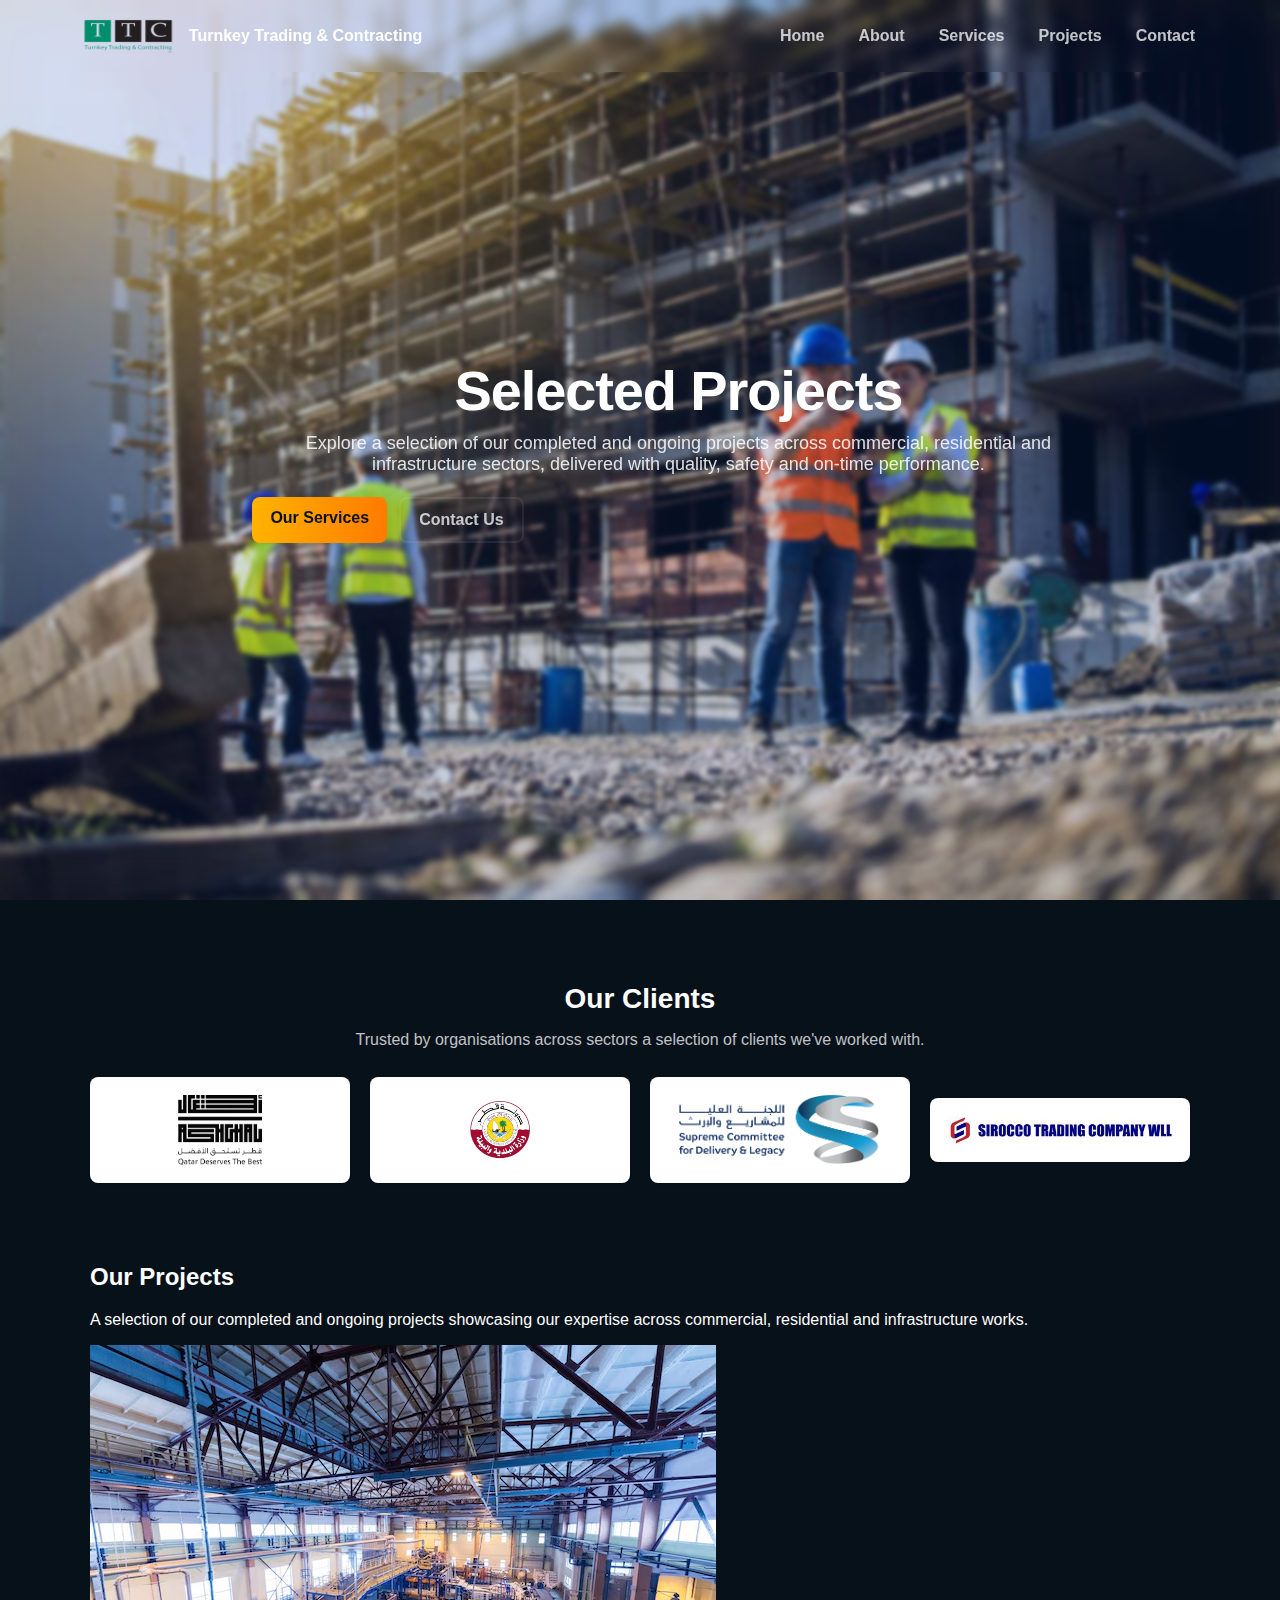
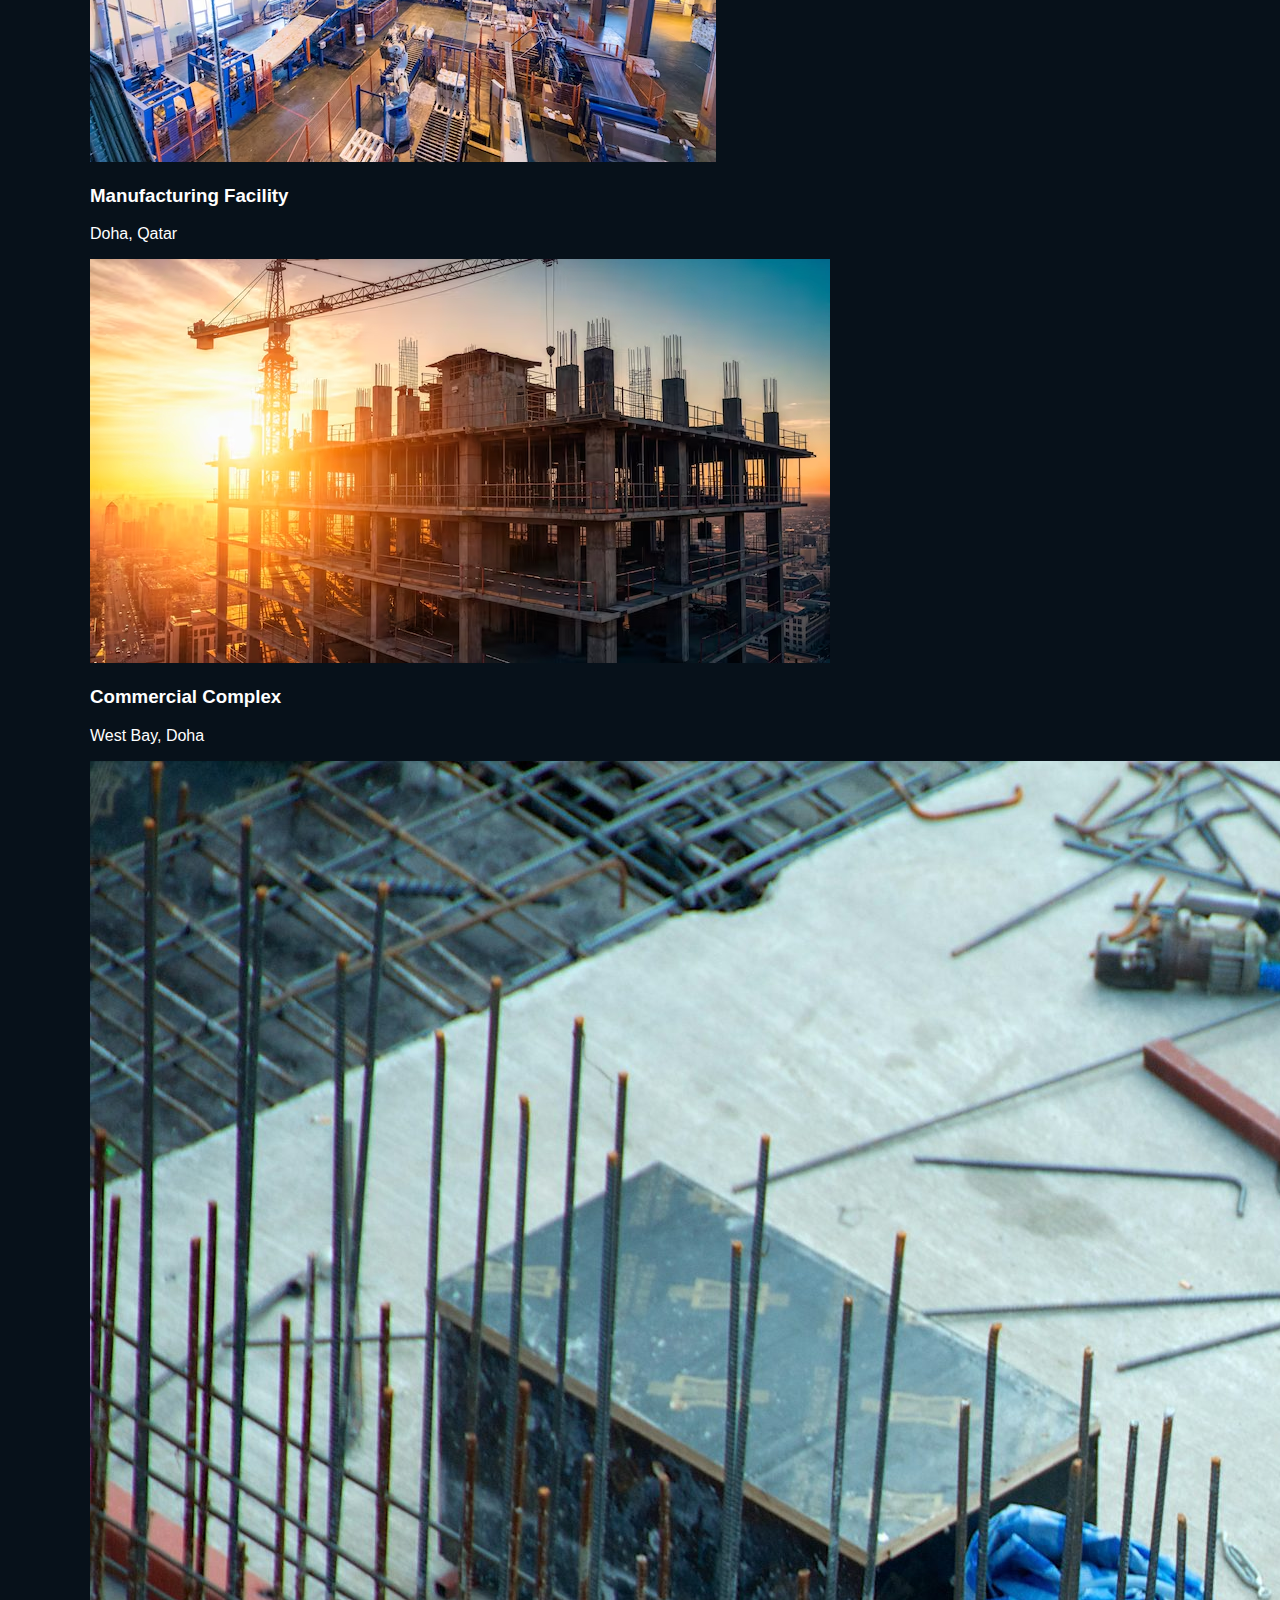
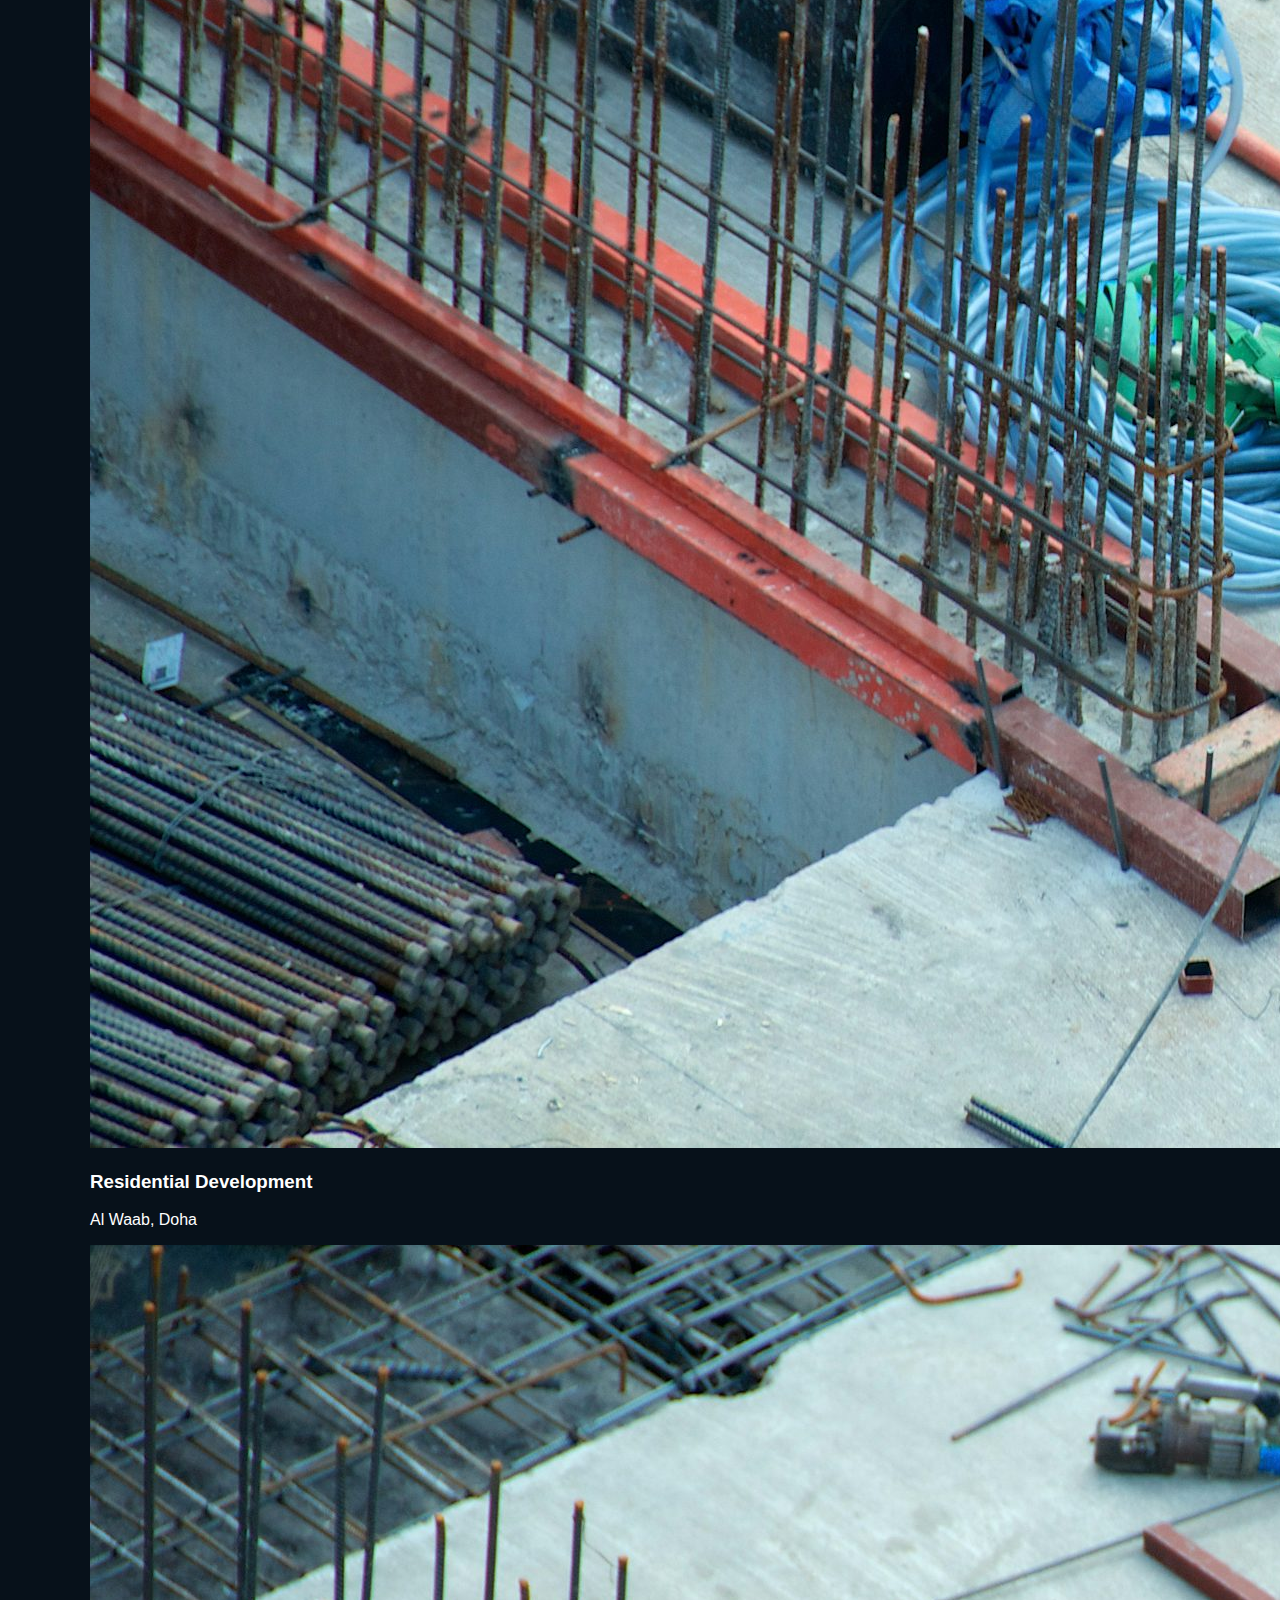
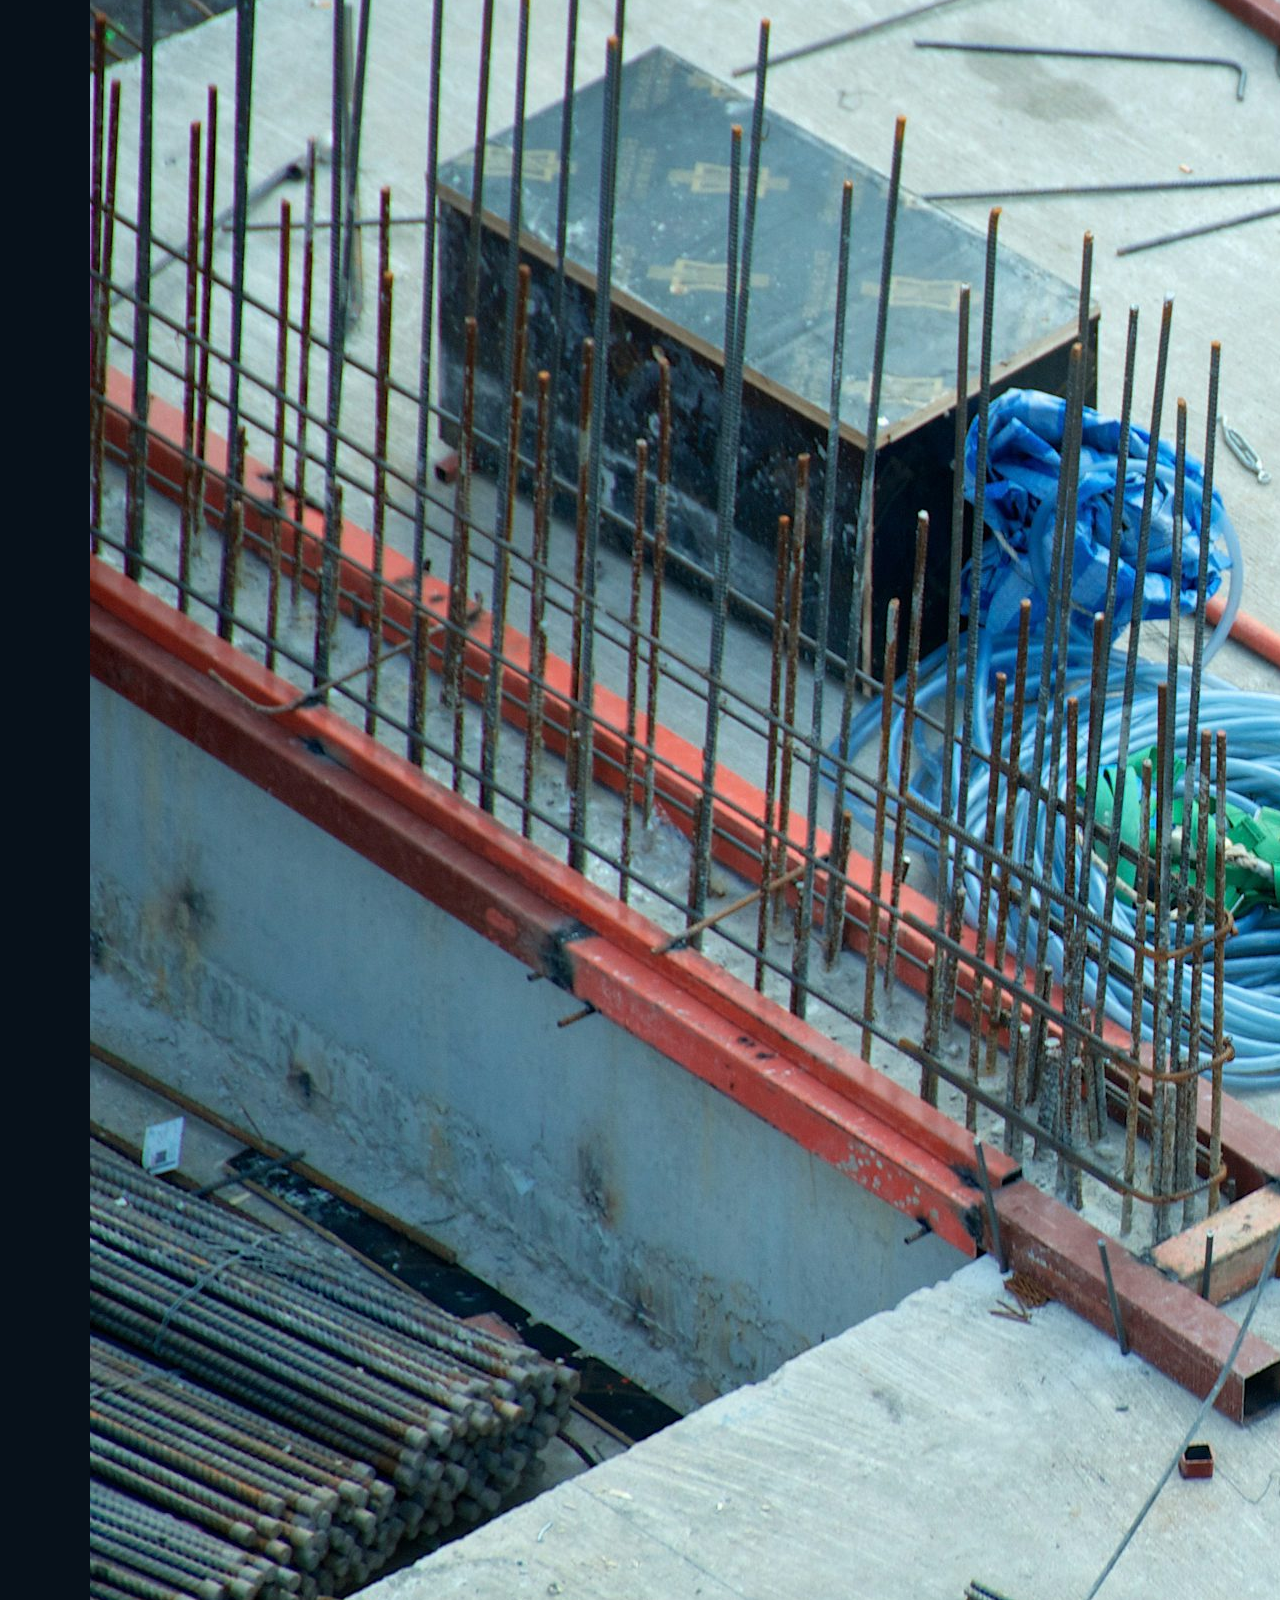
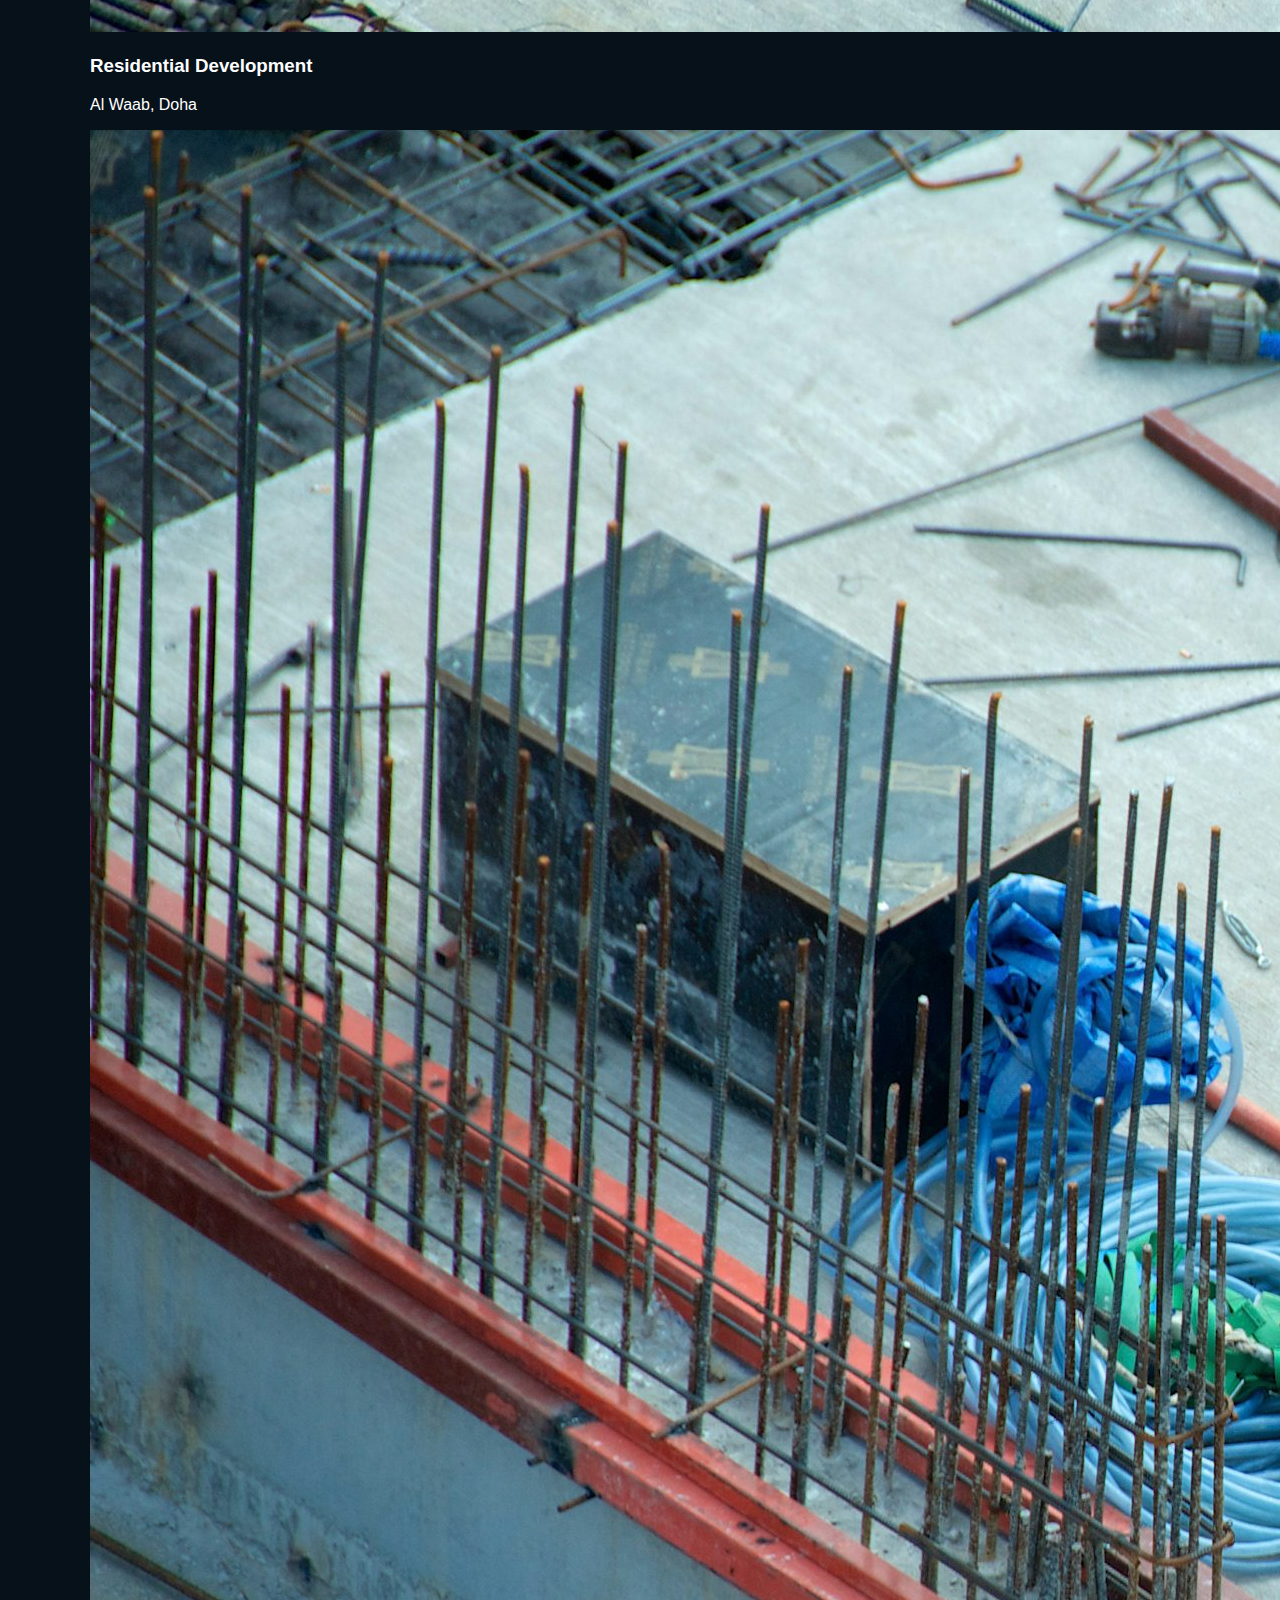
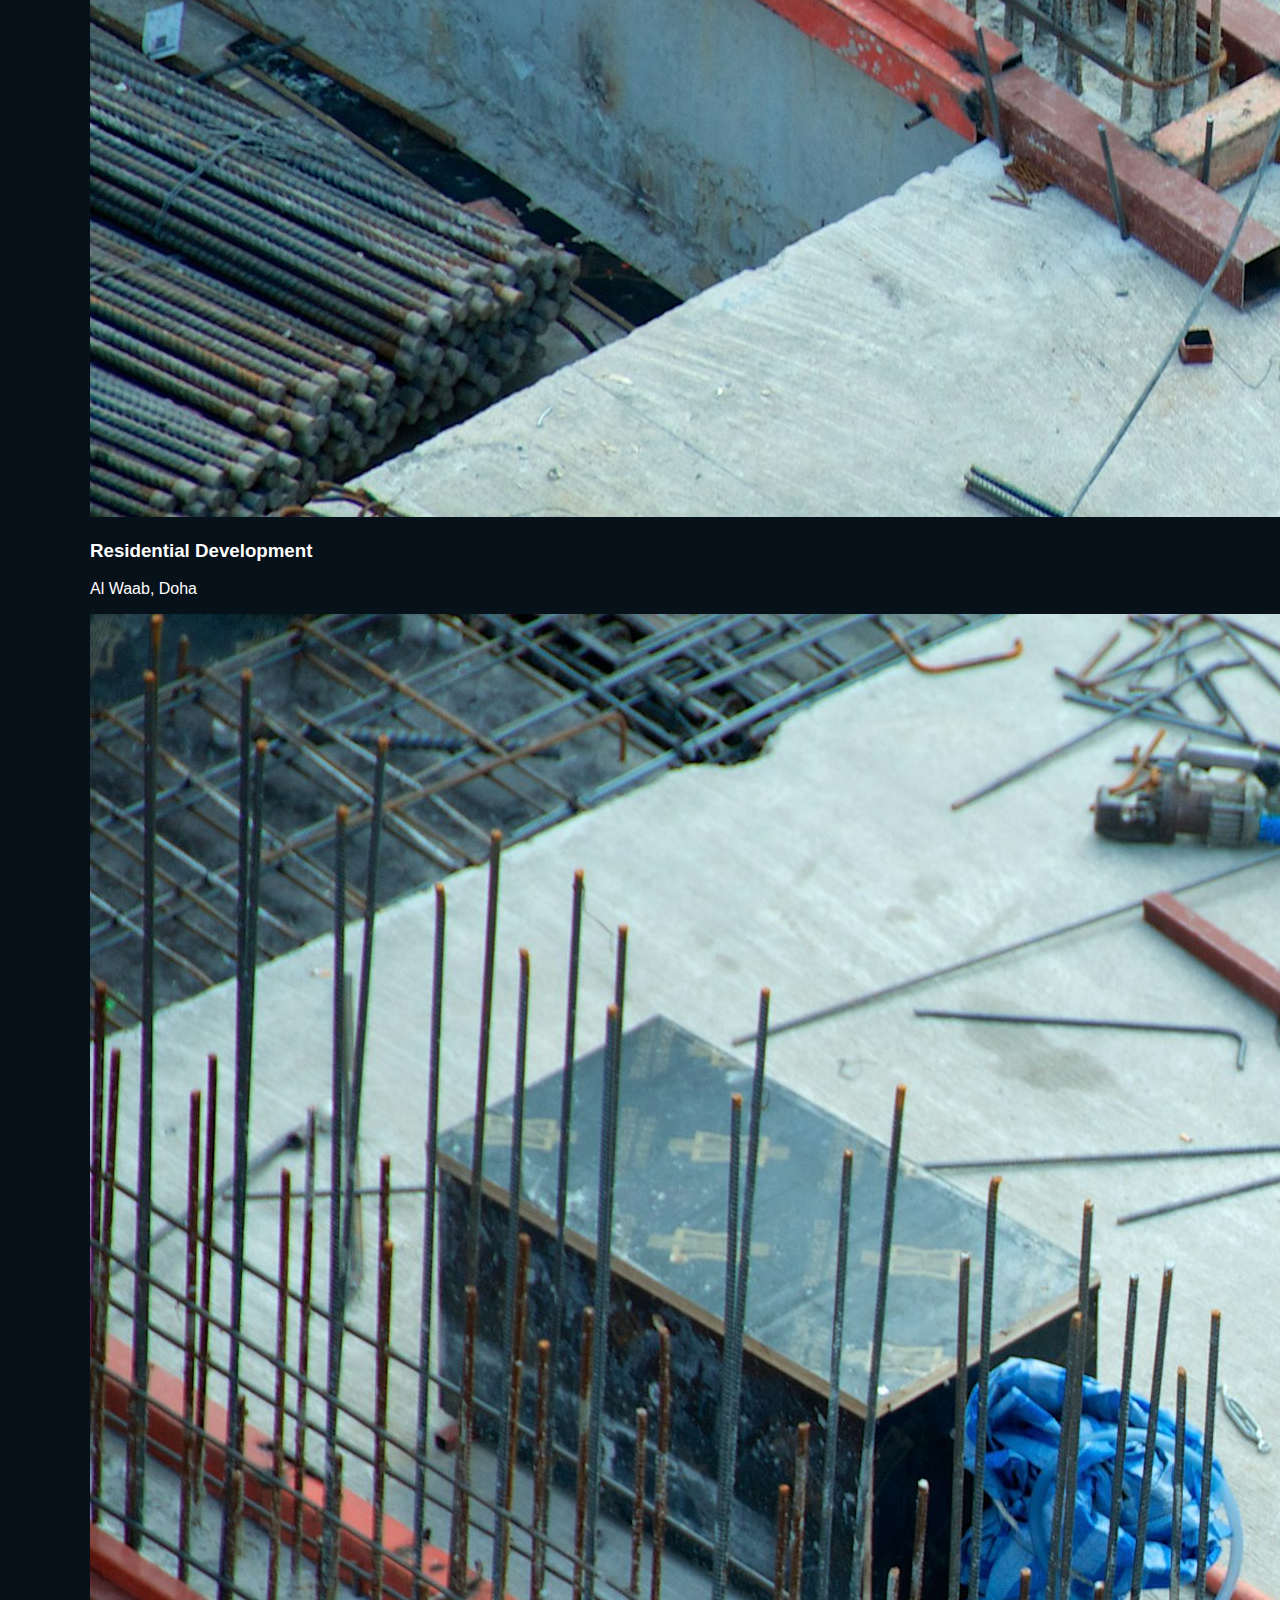
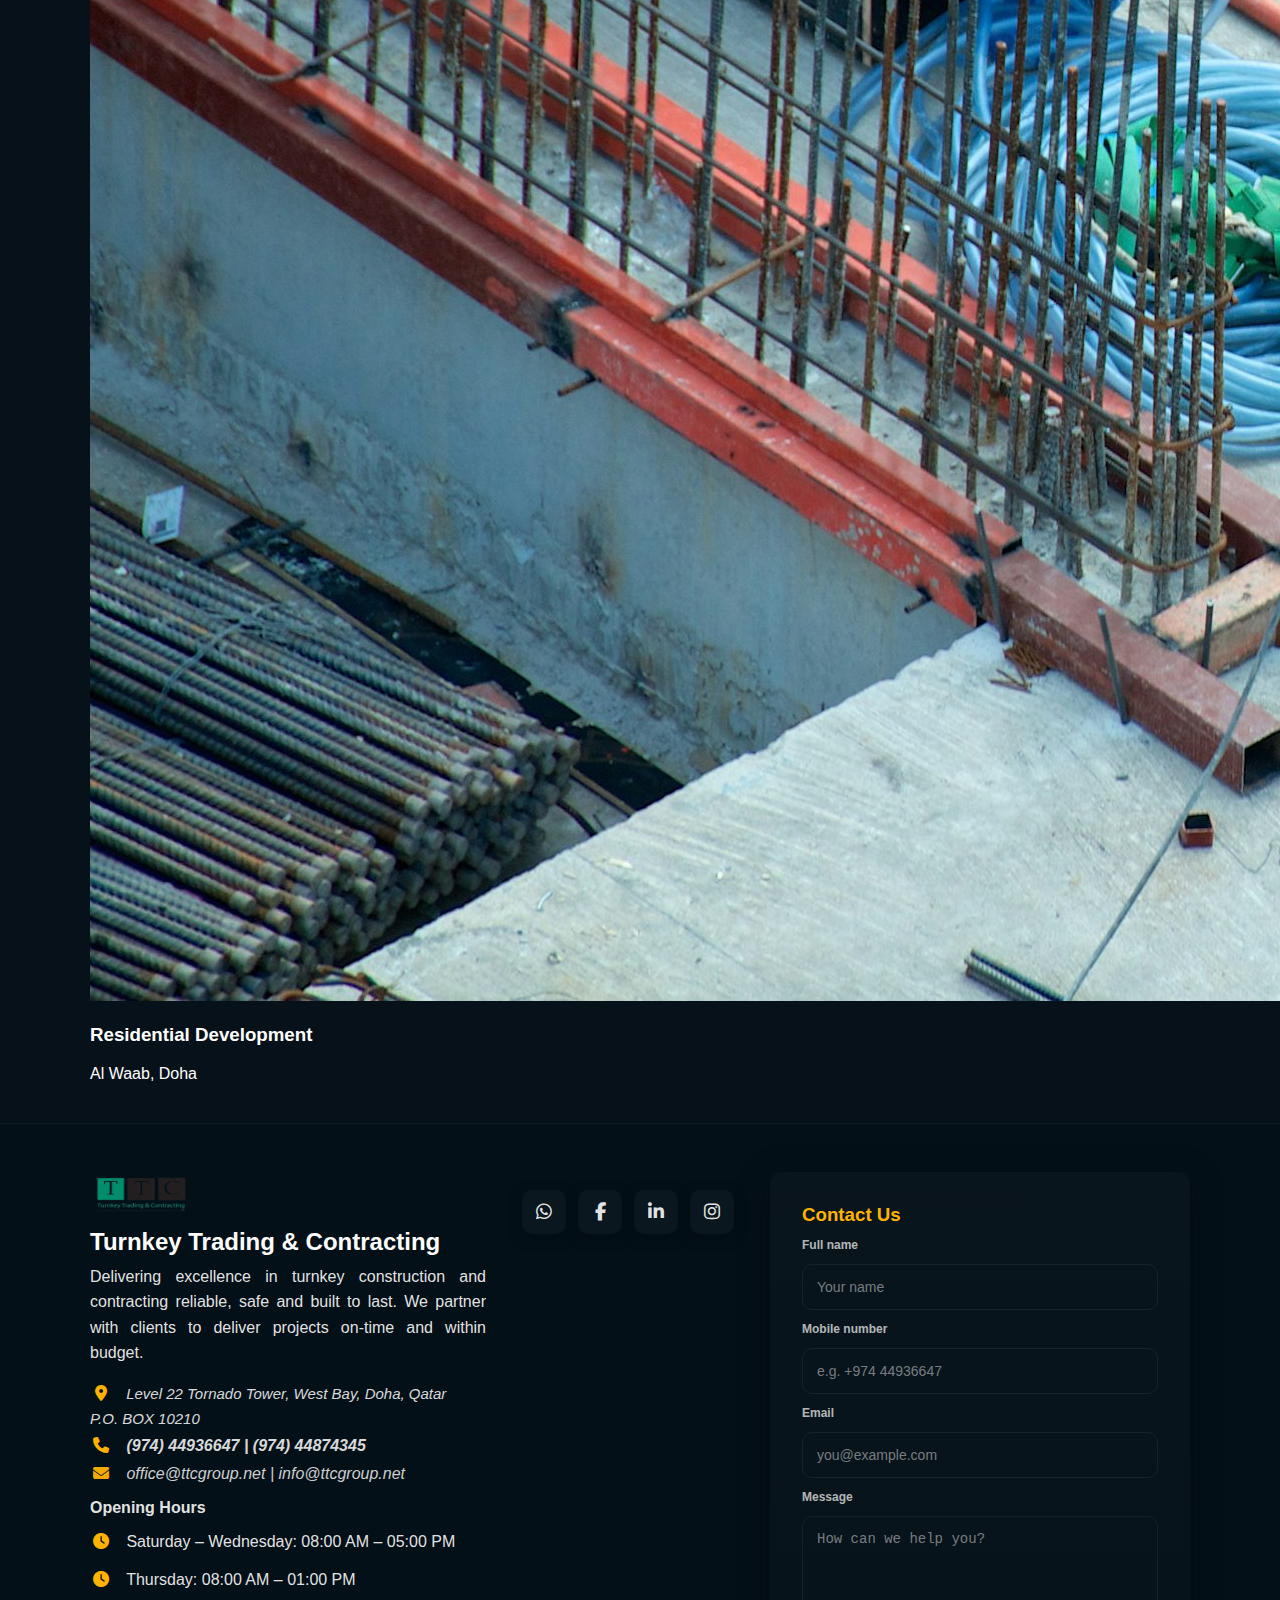
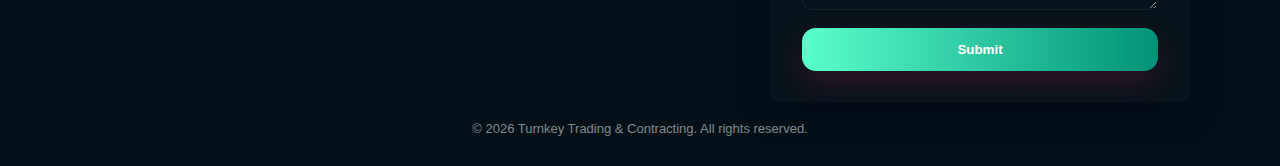
<file: components/projects.html>
<!doctype html>
<html lang="en">
<head>
	<meta charset="utf-8" />
	<meta name="viewport" content="width=device-width, initial-scale=1">
	<title>Projects — Turnkey Trading & Contracting</title>
	<link rel="icon" type="image/png" href="../images/TTClogo.png">
	<link rel="stylesheet" href="../styles.css">
	<link rel="stylesheet" href="https://cdnjs.cloudflare.com/ajax/libs/font-awesome/6.4.0/css/all.min.css">
	<meta name="description" content="About Turnkey Trading & Contracting - experience, values and capabilities.">
</head>
<body>
	<header class="site-header">
		<nav class="navbar" role="navigation" aria-label="Main navigation">
			<div class="brand">
				<img class="logo" src="../images/TTClogo.png" alt="TTC logo" width="100" height="44">
				<div class="brand-text">
					<div class="company-name">Turnkey Trading &amp; Contracting</div>
				</div>
			</div>
			<ul class="nav-links">
				<li><a href="../index.html#home">Home</a></li>
				<li><a href="./about.html">About</a></li>
				<li><a href="../index.html#services">Services</a></li>
				<li><a href="">Projects</a></li>
				<li><a href="#footer-contact">Contact</a></li>
			</ul>
		</nav>
	</header>

	<main>
		<section class="hero" aria-label="Projects hero" style="min-height:60vh;">
			<div class="hero-bg" style="position:absolute;inset:0;background-image:url('../images/back4.jpg');background-size:cover;background-position:center;z-index:0;"></div>
			<div class="yellow-blur"></div>
			<div class="hero-content" style="max-width:900px;margin:0 auto;text-align:center;padding:56px 24px;z-index:3">
				<h1 class="hero-title">Selected Projects</h1>
				<p class="hero-sub">Explore a selection of our completed and ongoing projects across commercial, residential and infrastructure sectors, delivered with quality, safety and on-time performance.</p>
				<div class="hero-cta">
					<a class="btn primary" href="../index.html#services">Our Services</a>
					<a class="btn outline" href="#footer-contact">Contact Us</a>
				</div>
			</div>
		</section>

		

		<section class="clients">
			<div class="container">
				<h2 class="section-title">Our Clients</h2>
				<p class="section-sub">Trusted by organisations across sectors a selection of clients we've worked with.</p>

				<div class="clients-grid">
					<div class="client-card"><img src="../images/ashgal.png" alt="Ashgal"/></div>
					<div class="client-card"><img src="../images/state of qatar.png" alt="State of Qatar"/></div>
					<div class="client-card"><img src="../images/supreme commitee.png" alt="Supreme Committee"/></div>
					<div class="client-card"><img src="../images/sirocco trading.png" alt="Sirocco Trading"/></div>
				</div>
			</div>
		</section>


		<!-- Projects section -->
		<section class="projects-section">
			<div class="container">
				<h2 class="section-title">Our Projects</h2>
				<p class="section-sub">A selection of our completed and ongoing projects showcasing our expertise across commercial, residential and infrastructure works.</p>

				<div class="project-grid">
					<article class="project-card">
						<img src="../images/manufacturing.avif" alt="Manufacturing Facility">
						<h3 class="project-title">Manufacturing Facility</h3>
						<p class="project-location">Doha, Qatar</p>
					</article>

					<article class="project-card">
						<img src="../images/back2.avif" alt="Commercial Complex">
						<h3 class="project-title">Commercial Complex</h3>
						<p class="project-location">West Bay, Doha</p>
					</article>

					<article class="project-card">
						<img src="../images/back3.jfif" alt="Residential Development">
						<h3 class="project-title">Residential Development</h3>
						<p class="project-location">Al Waab, Doha</p>
					</article>
					<article class="project-card">
						<img src="../images/back3.jfif" alt="Residential Development">
						<h3 class="project-title">Residential Development</h3>
						<p class="project-location">Al Waab, Doha</p>
					</article>
					<article class="project-card">
						<img src="../images/back3.jfif" alt="Residential Development">
						<h3 class="project-title">Residential Development</h3>
						<p class="project-location">Al Waab, Doha</p>
					</article>
					<article class="project-card">
						<img src="../images/back3.jfif" alt="Residential Development">
						<h3 class="project-title">Residential Development</h3>
						<p class="project-location">Al Waab, Doha</p>
					</article>

				</div>
			</div>
		</section>
	</main>

	<footer class="site-footer">
		<div class="footer-inner container">
			<div class="footer-info">
				<img class="logo" src="../images/TTClogo.png" alt="TTC logo" width="100" height="44">
				<div class="info-text">
					<h3>Turnkey Trading &amp; Contracting</h3>
					<p class="attraction" style="text-align: justify;">Delivering excellence in turnkey construction and contracting reliable, safe and built to last. We partner with clients to deliver projects on-time and within budget.</p>
					<address>
							<p class="location"><i class="fas fa-map-marker-alt" aria-hidden="true"></i> Level 22 Tornado Tower, West Bay, Doha, Qatar<br>P.O. BOX 10210</p>
							<p class="phones"><i class="fas fa-phone" aria-hidden="true"></i> (974) 44936647 | (974) 44874345</p>
							<p class="emails"><i class="fas fa-envelope" aria-hidden="true"></i> office@ttcgroup.net | info@ttcgroup.net</p>
					</address>
					<div class="hours">
						<strong>Opening Hours</strong>
												<p class="time"><i class="fas fa-clock" aria-hidden="true"></i> Saturday – Wednesday: 08:00 AM – 05:00 PM</p>
												<p class="time"><i class="fas fa-clock" aria-hidden="true"></i> Thursday: 08:00 AM – 01:00 PM</p>
					</div>
				</div>
			</div>
			<div class="footer-socials">
				<a class="social-link whatsapp" href="https://wa.me/" target="_blank" rel="noopener" aria-label="WhatsApp"><i class="fab fa-whatsapp"></i></a>
				<a class="social-link facebook" href="https://www.facebook.com/" target="_blank" rel="noopener" aria-label="Facebook"><i class="fab fa-facebook-f"></i></a>
				<a class="social-link linkedin" href="https://www.linkedin.com/" target="_blank" rel="noopener" aria-label="LinkedIn"><i class="fab fa-linkedin-in"></i></a>
				<a class="social-link instagram" href="https://www.instagram.com/ttcconstruction?igsh=MXNrZThkMHJmZTJqNA==" target="_blank" rel="noopener" aria-label="Instagram"><i class="fab fa-instagram"></i></a>
			</div>

			<div class="footer-form" id="footer-contact">
				<h3>Contact Us</h3>
				<form action="#" method="post" novalidate>
					<label for="fullName">Full name</label>
					<input id="fullName" name="fullName" type="text" placeholder="Your name" required>

					<label for="phone">Mobile number</label>
					<input id="phone" name="phone" type="tel" placeholder="e.g. +974 44936647" required>

					<label for="email">Email</label>
					<input id="email" name="email" type="email" placeholder="you@example.com" required>

					<label for="message">Message</label>
					<textarea id="message" name="message" rows="4" placeholder="How can we help you?" required></textarea>

					<button type="submit" class="btn footer-submit">Submit</button>
				</form>
			</div>
		</div>
		<div class="footer-bottom">&copy; <span id="year"></span> Turnkey Trading &amp; Contracting. All rights reserved.</div>
	</footer>

	<script src="../script.js" defer></script>
</body>
</html>
</file>
<file: styles.css>
/* Global */
:root{
	--accent:#FFB300;
	--accent-dark:#FF7A00;
	--bg:#0f1720;
	--muted:rgba(255,255,255,0.75);
	--container:1100px;
}
*{box-sizing:border-box}
html,body{height:100%}
body{
	margin:0;
	font-family: 'Segoe UI', Roboto, Arial, sans-serif;
	background: #07111a;
	color: #fff;
	-webkit-font-smoothing:antialiased;
	-moz-osx-font-smoothing:grayscale;
}
.container{width:90%;max-width:var(--container);margin:0 auto}

/* Navbar */
.site-header{position:fixed;inset:0 0 auto 0;z-index:60}
.navbar{
	display:flex;align-items:center;justify-content:space-between;
	padding:14px 24px;background:transparent;backdrop-filter: blur(6px);
	width:100%;transition:box-shadow .25s,background-color .25s;padding-left:6vw;padding-right:6vw
}
.navbar.scrolled{box-shadow:0 6px 20px rgba(2,6,23,0.6);background:linear-gradient(180deg,rgba(7,17,26,0.7),rgba(7,17,26,0.45))}
.brand{display:flex;align-items:center;gap:12px}
.logo{flex:0 0 auto;border-radius:8px}
.brand-text .company-name{font-weight:700;font-size:16px;line-height:1;color:#fff}
.nav-links{display:flex;gap:18px;list-style:none;margin:0;padding:0}
.nav-links a{color:var(--muted);text-decoration:none;font-weight:600;padding:6px 8px;border-radius:6px}
.nav-links a:hover{color:#fff;background:rgba(255,255,255,0.03)}

/* Hero */
.hero{position:relative;min-height:calc(100vh - 72px);height:100vh;display:flex;align-items:center;justify-content:flex-start;padding-left:6vw;overflow:hidden}
.slideshow{position:absolute;inset:0;z-index:0}
.slide{position:absolute;inset:0;background-size:cover;background-position:center center;opacity:0;transform:scale(1.03);transition:opacity 1s ease, transform 10s linear}
.slide.active{opacity:1;transform:scale(1)}

.yellow-blur{
	position:absolute;
	z-index:1; /* sits above slides (z=0) and behind content (z=3) */
	inset:0; /* cover the entire hero area */
	/* semi-transparent yellow so the overlay tints the background */
	background: rgba(16, 70, 188, 0.18);
	/* blur the CONTENT BEHIND this element (the background slides) */
	-webkit-backdrop-filter: blur(5px);
	backdrop-filter: blur(1.9px);
	/* visual soft glow fallback for browsers without backdrop-filter */
	box-shadow: 0 0 120px rgba(255,179,0,0.12), inset 0 0 60px rgba(255,179,0,0.06);
	mix-blend-mode: normal;
	pointer-events:none;
}

.hero-content{position:relative;z-index:3;text-align:left;max-width:780px;padding:32px}
.hero-title{font-size:clamp(28px,6vw,56px);margin:0 0 10px 0;letter-spacing:-0.02em}
.hero-sub{color:rgba(255,255,255,0.85);font-size:18px;margin:0 0 22px}
.hero-cta{display:flex;gap:12px;}
.btn{display:inline-block;padding:12px 18px;border-radius:8px;text-decoration:none;font-weight:700}
.btn.primary{background:linear-gradient(90deg,var(--accent),var(--accent-dark));color:#07111a}
.btn.outline{border:2px solid rgba(255,255,255,0.08);color:var(--muted);background:transparent}
.btn.outline:hover{transform:translateY(-2px);background:linear-gradient(90deg,var(--accent),var(--accent-dark));color:#000000}

/* Social icons under hero CTAs */
.socials{margin-top:18px;display:flex;gap:12px;}
.social-link{width:44px;height:44px;display:inline-flex;align-items:center;justify-content:center;border-radius:10px;background:rgba(255,255,255,0.04);color:rgba(255,255,255,0.95);text-decoration:none;transition:transform .15s ease,background .15s ease, color .15s ease;box-shadow:0 4px 14px rgba(2,6,23,0.35);font-size:18px}
.social-link i{display:inline-block;line-height:1}
.social-link:hover{transform:translateY(-4px);background:linear-gradient(90deg,var(--accent),var(--accent-dark));color:#07111a}
.social-link:focus{outline:2px solid rgba(255,179,0,0.28);outline-offset:3px}

/* Sections */
.section{padding:84px 0;color:#e6eef6}
.placeholder .container{padding:18px 0}

/* Vision / Why section */
.vision{padding:80px 0}
.vision-grid{display:flex;flex-direction:column;gap:24px}
.vision-left{width:100%;background:linear-gradient(180deg,#1aa56f,#119071);border-radius:10px;color:#fff;display:flex;align-items:center;justify-content:center;min-height:20px}
.vision-inner{padding:56px;max-width:760px;margin:0 auto;text-align:center}
.vision-sub{font-weight:700;color:rgba(255,255,255,0.9);margin:0 0 12px}
.vision-title{font-size:clamp(28px,4.5vw,48px);margin:0 0 16px;line-height:1.05}
.vision-desc{color:rgba(255,255,255,0.92);line-height:1.7;margin:0 0 20px}
.btn.ghost{background:transparent;border:2px solid rgba(255,255,255,0.12);color:#fff;padding:10px 18px;border-radius:8px}
.btn.ghost:hover{transform:translateY(-2px);background:rgb(255, 255, 255);color:#07111a}

.vision-right{width:100%;margin-top:18px}
.stats-row{max-width:1200px;margin:20px auto 0;display:grid;grid-template-columns:repeat(4,1fr);gap:28px;align-items:stretch}
.stat{background:#fff;border-radius:8px;padding:28px;box-shadow:0 8px 20px rgba(2,6,23,0.06);text-align:left}
.stat-num{font-size:32px;font-weight:800;color:#0e3b2f;margin-bottom:8px}
.stat-label{color:#283a36;font-size:15px}
.stat.large{display:block;padding:28px}
.stat-heading{font-size:28px;font-weight:800;color:#0e3b2f;margin-bottom:6px}
.stat-text{color:#283a36}

@media (max-width:1100px){
	.stats-row{grid-template-columns:repeat(2,1fr)}
}

@media (max-width:700px){
	.stats-row{grid-template-columns:1fr}
	.stat{border-right:none}
	.vision-title{font-size:32px}
}

/* Certificates section */
.certificates{background:linear-gradient(180deg,#f7fbfa,#eef6f5);color:#083233;padding:64px 0}
.cert-head{text-align:center;max-width:900px;margin:0 auto 32px}
.cert-head h2{font-size:32px;margin-bottom:12px;color:#083233}
.cert-desc{color:rgba(8,50,51,0.85);max-width:820px;margin:0 auto}
.cert-grid{max-width:1200px;margin:0 auto;display:grid;grid-template-columns:repeat(3,1fr);gap:24px}
.cert-card{background:#fff;border-radius:12px;padding:18px;text-align:left;box-shadow:0 10px 30px rgba(4,20,20,0.06);transition:transform .22s ease,box-shadow .22s ease;display:flex;flex-direction:column;align-items:center}
.cert-card:hover{transform:translateY(-10px);box-shadow:0 22px 50px rgba(4,20,20,0.12)}
.cert-card img{width:100%;max-height:220px;object-fit:contain;border-radius:8px;margin-bottom:14px}
.cert-title{font-size:18px;margin:6px 0 8px;color:#062f2d;text-align:center}
.cert-text{color:rgba(6,47,45,0.8);line-height:1.6;margin-bottom:14px;text-align:center}
.cert-link{display:none}

/* Clients */
.clients {
	padding: 60px 0;
	background: var(--light-bg);
}
.clients .section-title {
	font-size: 1.75rem;
	margin-bottom: 8px;
    text-align: center;
}
.clients .section-sub {
	margin-bottom: 28px;
    text-align: center;
	color: var(--muted);
}
.clients-grid {
	display: grid;
	grid-template-columns: repeat(4, 1fr);
	gap: 20px;
	align-items: center;
}
.client-card {
	background: #fff;
	border-radius: 8px;
	padding: 18px;
	display: flex;
	align-items: center;
	justify-content: center;
	transition: transform .18s ease, box-shadow .18s ease;
	box-shadow: 0 1px 4px rgba(0,0,0,0.06);
}
.client-card img {
	max-width: 100%;
	max-height: 70px;
	object-fit: contain;
}
.client-card:hover {
	transform: translateY(-6px);
	box-shadow: 0 8px 24px rgba(0,0,0,0.12);
}

@media (max-width: 900px) {
	.clients-grid {
		grid-template-columns: repeat(2, 1fr);
	}
}

@media (max-width: 540px) {
	.clients-grid {
		grid-template-columns: 1fr;
	}
	.client-card img {
		max-height: 56px;
	}
}

@media (max-width:1000px){
	.cert-grid{grid-template-columns:repeat(2,1fr)}
}

@media (max-width:700px){
	.cert-grid{grid-template-columns:1fr}
	.cert-card{text-align:left}
}
@media (max-width:1000px){
	.vision-inner{padding:36px}
}

/* Footer */
.site-footer{background:#041017;color:rgba(255,255,255,0.95);padding:48px 0 22px;margin-top:40px;border-top:1px solid rgba(255,255,255,0.03)}
.footer-inner{display:flex;gap:36px;align-items:flex-start;justify-content:space-between}
.footer-info{flex:0 0 36%;display:flex;flex-direction:column;gap:12px;align-items:flex-start}
.footer-info .logo{border-radius:8px}
.footer-info .info-text{max-width:100%}
.footer-info h3{margin:0 0 8px 0;font-size:20px;color:#fff}
.footer-info .attraction{margin:8px 0 16px;color:rgba(255,255,255,0.9);line-height:1.6}
.footer-info .location,.footer-info .phones,.footer-info .emails{margin:6px 0;color:rgba(255,255,255,0.85)}
.footer-info .hours{margin-top:12px;color:rgba(255,255,255,0.9)}

/* footer icons and socials */
.footer-info p i{width:22px;height:22px;display:inline-block;text-align:center;margin-right:10px;color:var(--accent);font-size:16px}
.footer-socials{margin-top:18px;display:flex;gap:12px}
.footer-socials .social-link{width:44px;height:44px;border-radius:10px;background:rgba(255,255,255,0.03);display:inline-flex;align-items:center;justify-content:center;color:rgba(255,255,255,0.9);font-size:18px;transition:transform .15s ease,background .15s ease}
.footer-socials .social-link:hover{transform:translateY(-4px);background:linear-gradient(90deg,var(--accent),var(--accent-dark));color:#07111a}

.footer-info .location{font-style:italic;font-size:15px;line-height:1.6}
.footer-info .phones{font-weight:600}
.footer-info .emails{opacity:0.95}

.info-text h3{font-size:24px;margin-bottom:6px}
.attraction{font-size:16px}

.footer-form{flex:1 1 58%;background:linear-gradient(180deg,rgba(255,255,255,0.02),rgba(255,255,255,0.01));padding:32px;border-radius:12px;box-shadow:0 8px 30px rgba(2,6,23,0.5)}
.footer-form h3{margin:0 0 12px 0;color:var(--accent)}
.footer-form form{display:flex;flex-direction:column;gap:12px}
.footer-form label{font-size:12px;color:rgba(255,255,255,0.7);font-weight:700}
.footer-form input,.footer-form textarea{width:100%;padding:14px;border-radius:10px;background:transparent;border:1px solid rgba(255,255,255,0.06);color:rgba(255,255,255,0.95);font-size:14px}
.footer-form input::placeholder,.footer-form textarea::placeholder{color:rgba(255,255,255,0.45)}
.footer-form textarea{resize:vertical}
.footer-submit{display:block;margin-top:6px;padding:14px;border-radius:14px;background:linear-gradient(90deg,#5affcb,#019177);color:#fff;border:none;font-weight:800;box-shadow:0 12px 30px rgba(214,27,75,0.18)}
.footer-submit:hover{transform:translateY(-3px);box-shadow:0 18px 40px rgba(27, 186, 214, 0.22)}
.footer-bottom{text-align:center;padding:18px 0 8px;color:rgba(255,255,255,0.5);font-size:13px}

/* Responsive */
@media (max-width:900px){
	.nav-links{display:none}
	.hero{justify-content:center;padding-left:0}
	.hero-content{text-align:center;padding:24px}
	.yellow-blur{left:50%;top:10%;transform:translateX(-50%)}
	.footer-inner{flex-direction:column;gap:18px;text-align:left}
	.footer-info{align-items:flex-start}
	.footer-form{width:100%}
}

/* smooth scrolling for in-page anchors */
html{scroll-behavior:smooth}
</file>
